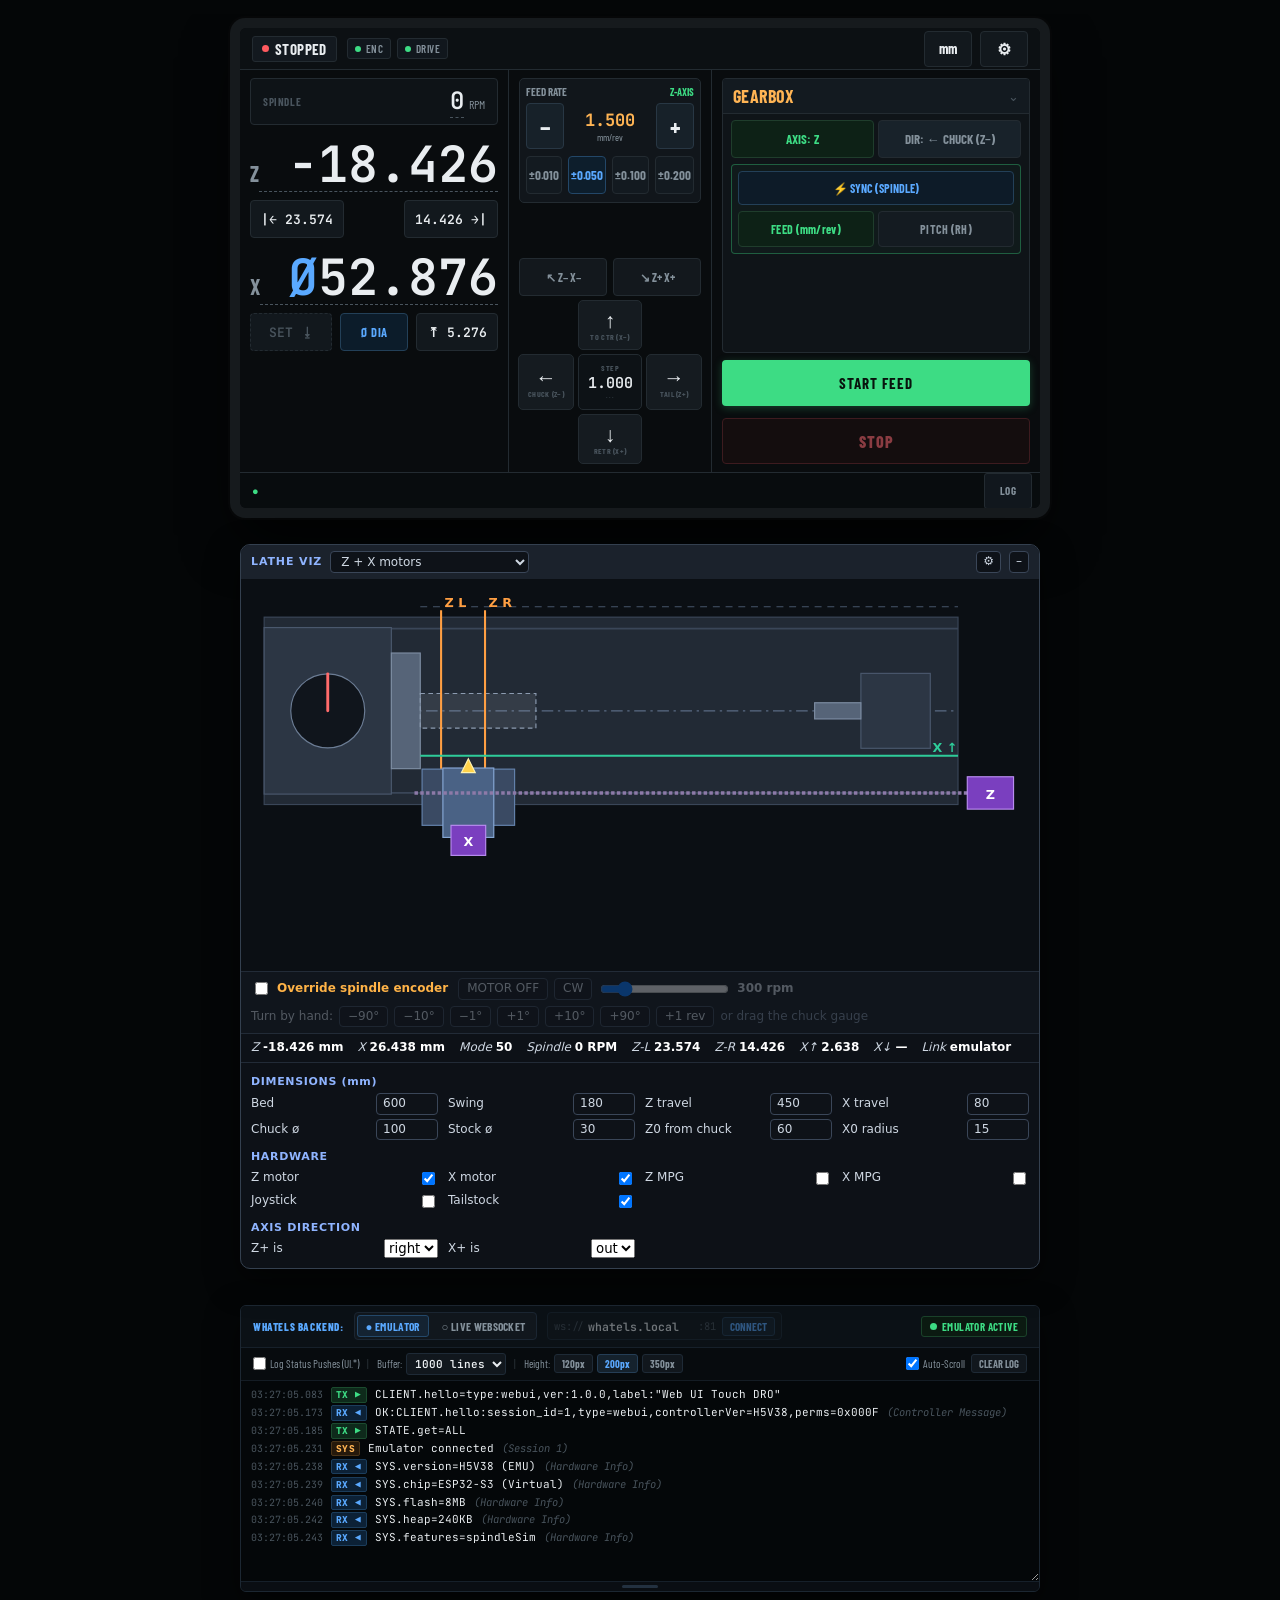
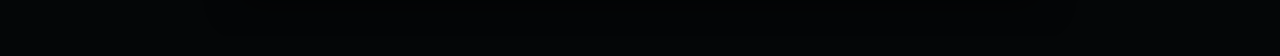
<file: clients/web_ui/lathe_dro_nanoels_controller.html>
<!DOCTYPE html>
<html lang="en">
<head>
<meta charset="UTF-8">
<meta http-equiv="refresh" content="0; url=lathe_dro_whatels_controller.html">
<title>Redirecting to whatELS Controller...</title>
<script>
  window.location.replace('lathe_dro_whatels_controller.html' + window.location.search + window.location.hash);
</script>
</head>
<body style="background:#090d12; color:#cfd9e8; font-family:sans-serif; padding:20px; text-align:center;">
  <p>Redirecting to <a href="lathe_dro_whatels_controller.html" style="color:#3da9fc;">whatELS Controller</a>...</p>
</body>
</html>
</file>
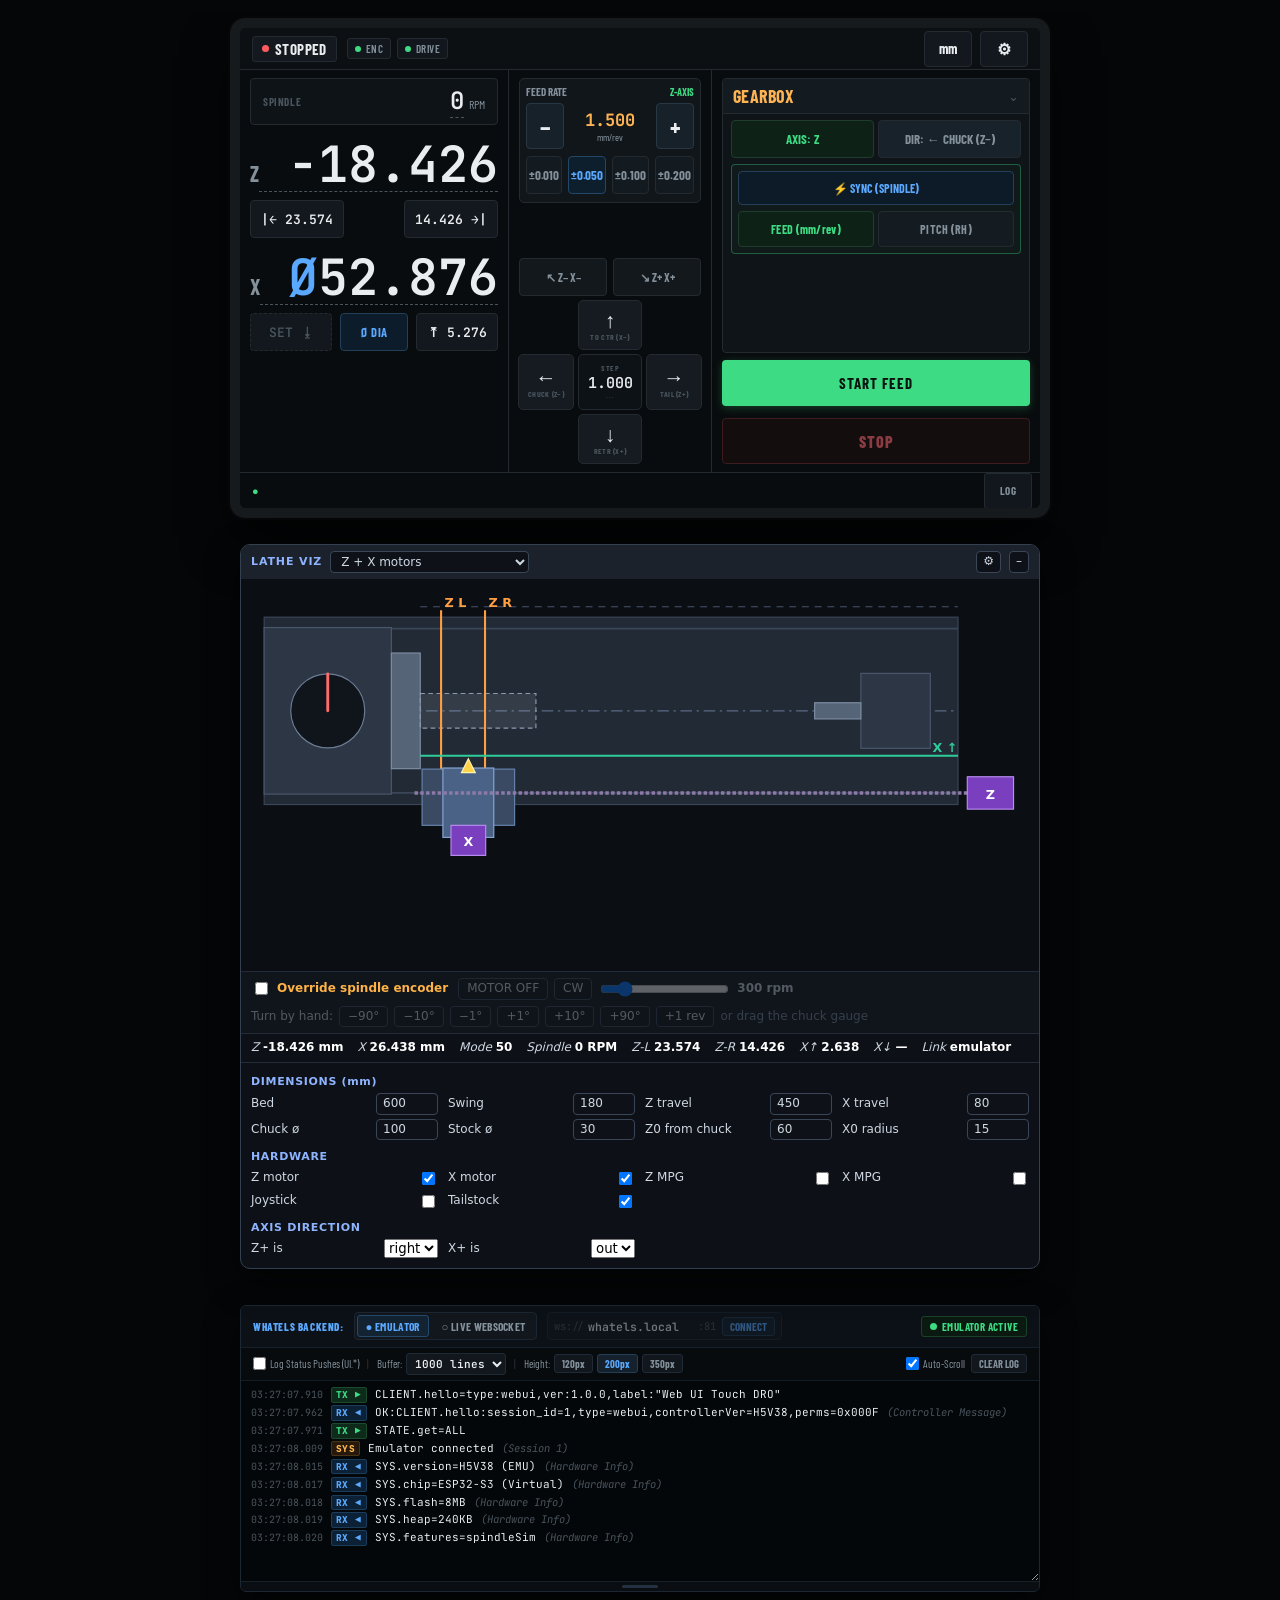
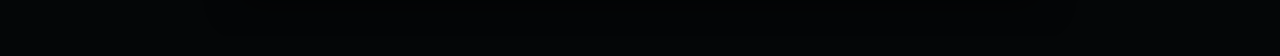
<file: clients/web_ui/lathe_dro_whatels_controller.html>
<!DOCTYPE html>
<html lang="en">
<head>
<meta charset="UTF-8">
<meta name="viewport" content="width=device-width, initial-scale=1.0">
<title>Lathe DRO & whatELS Controller — Prototype v14</title>
<link rel="preconnect" href="https://fonts.googleapis.com">
<link href="https://fonts.googleapis.com/css2?family=Barlow+Condensed:wght@500;600;700&family=JetBrains+Mono:wght@500;600;700&display=swap" rel="stylesheet">
<link rel="stylesheet" href="lathe-controller.css">
</head>
<body>

<div class="device" id="device" x-data :class="{ 'is-running': $store.machine.isOn }">

  <!-- TOP STATUS & TELEMETRY BAR -->
  <div class="topbar">
    <div class="topbar-left">
      <div class="pill" :class="$store.machine.isOn ? 'running' : 'stopped'" id="statusPill">
        <span class="dot"></span><span x-text="$store.machine.isOn ? 'RUNNING' : 'STOPPED'">STOPPED</span>
      </div>
      <div class="hw-strip">
        <span class="hw-pill"><span class="dot"></span>ENC</span>
        <span class="hw-pill"><span class="dot"></span>DRIVE</span>
      </div>
    </div>
    <div class="topbar-right">
      <div class="chip tap" id="unitToggle" x-text="$store.machine.unitStr">mm</div>
      <div class="chip icon tap" id="settingsBtn">⚙</div>
    </div>
  </div>

  <div class="main">

    <div class="col-left-wrap">
      <div class="col-left-body">
        
        <!-- DRO COLUMN: Fixed width, Danish uppercase Ø, no font jump -->
        <div class="col-dro">
          <div class="spindle-card tap" id="spindleBox" title="Tap to cycle: RPM / TURNS / ANGLE (°)">
            <span class="card-title">SPINDLE</span>
            <span><span class="spindle-value mono" id="spindleValue" x-text="$store.machine.spindleDisplay">0</span><span class="spindle-unit" id="spindleUnit" x-text="$store.machine.spindleUnit">RPM</span></span>
          </div>

          <div>
            <div class="axis-head">
              <div class="axis-letter">Z</div>
              <div class="axis-value mono tap" id="zValue" x-text="$store.machine.zDisplay">-18.426</div>
            </div>
            <div class="axis-meta">
              <span class="chip-sm mono tap" id="lim-zMin" data-bound="zLeft" :class="{ 'empty-limit': !$store.machine.zLeftDisplay }" x-text="$store.machine.zLeftDisplay ? ('|← ' + $store.machine.zLeftDisplay) : '|← SET'"></span>
              <span class="chip-sm mono tap" id="lim-zMax" data-bound="zRight" :class="{ 'empty-limit': !$store.machine.zRightDisplay }" x-text="$store.machine.zRightDisplay ? ($store.machine.zRightDisplay + ' →|') : 'SET →|'"></span>
            </div>
          </div>

          <div>
            <div class="axis-head">
              <div class="axis-letter">X</div>
              <div class="axis-value mono tap" id="xValue">
                <span class="dia-glyph dia" id="xDiaGlyph" :class="$store.machine.dia ? 'dia' : 'rad'" x-text="$store.machine.dia ? 'Ø' : 'R'">Ø</span><span id="xValText" x-text="$store.machine.xDisplay">26.438</span>
              </div>
            </div>
            <div class="axis-meta">
              <span class="chip-sm mono tap" id="lim-xMaxDia" data-bound="xRight" :class="{ 'empty-limit': !$store.machine.xDownDisplay }" x-text="$store.machine.xDownDisplay ? ($store.machine.xDownDisplay + ' ⭳') : 'SET ⭳'"></span>
              <span class="chip-sm rep-toggle tap" :class="{ 'is-dia': $store.machine.dia }" id="repBadge" x-text="$store.machine.dia ? 'Ø DIA' : 'R RAD'">Ø DIA</span>
              <span class="chip-sm mono tap" id="lim-xMinDia" data-bound="xLeft" :class="{ 'empty-limit': !$store.machine.xUpDisplay }" x-text="$store.machine.xUpDisplay ? ('⤒ ' + $store.machine.xUpDisplay) : '⤒ SET'"></span>
            </div>
          </div>
        </div>

        <!-- CENTER COLUMN: Mode-Adaptive Deck & Anchored Jog Cluster -->
        <div class="col-jog">
          
          <!-- Adaptive Dynamic Action Deck -->
          <div class="dynamic-deck" id="dynamicDeck">
            <!-- Dynamic elements injected based on state.mode -->
          </div>

          <!-- Jog Cluster Pinned to Bottom -->
          <div class="jog-cluster">
            <div class="chamfer-row">
              <div class="chamfer-btn tap" data-diag="nw">↖ Z− X−</div>
              <div class="chamfer-btn tap" data-diag="se">↘ Z+ X+</div>
            </div>

            <!-- Inverted X arrows: UP = Into Cut / To Center, DOWN = Retract -->
            <div class="dpad">
              <div class="empty"></div>
              <div class="btn up" data-axis="x" data-dir="1"><span class="arrow">↑</span><span class="axis-tag">TO CTR (X−)</span></div>
              <div class="empty"></div>
              <div class="btn left-a" data-axis="z" data-dir="-1"><span class="arrow">←</span><span class="axis-tag">CHUCK (Z−)</span></div>
              <div class="center tap" id="stepMain" title="Tap to cycle, Long-press to edit">
                <span class="step-label">STEP</span>
                <span class="step-value mono" id="stepValue" x-text="$store.machine.stepDisplay">0.010</span>
                <span class="step-hint" style="font-size:8px;color:var(--dimmer);letter-spacing:1px;line-height:1;">···</span>
              </div>
              <div class="btn right-a" data-axis="z" data-dir="1"><span class="arrow">→</span><span class="axis-tag">TAIL (Z+)</span></div>
              <div class="empty"></div>
              <div class="btn down" data-axis="x" data-dir="-1"><span class="arrow">↓</span><span class="axis-tag">RETR (X+)</span></div>
              <div class="empty"></div>
            </div>
          </div>

        </div>

      </div>
    </div>

    <!-- RIGHT COLUMN: Mode Selection & Runstack -->
    <div class="col-info">
      <div class="mode-card">
        <div class="mode-head tap" id="modeHead">
          <span class="name" id="modeName" x-text="$store.machine.modeName + ($store.machine.isOn ? ' 🔒' : '')">GEARBOX</span>
          <span class="chev">⌄</span>
        </div>
        <div class="mode-body" id="modeBody"></div>
      </div>

      <div class="runstack" id="runstackArea">
        <div class="rbtn tap"
             :class="$store.machine.isOn ? 'running' : 'start'"
             id="btnRun">
          <template x-if="$store.machine.isOn">
            <span style="display:inline-block; width:8px; height:8px; border-radius:50%; background:var(--green); margin-right:8px; box-shadow:0 0 6px var(--green);"></span>
          </template>
          <span x-text="$store.machine.isOn ? ($store.machine.modeName === 'GEARBOX' ? 'FEEDING' : 'RUNNING') : ($store.machine.modeName === 'GEARBOX' ? 'START FEED' : 'START CYCLE')">START FEED</span>
        </div>
        <div class="rbtn stop"
             :class="$store.machine.isOn ? 'active tap' : 'idle'"
             id="btnStop">STOP</div>
      </div>
    </div>

  </div>

  <!-- Live Controller Telemetry / Status Deck (Full-width bottom bar) -->
  <div class="status-deck">
    <span class="status-icon">●</span>
    <div class="status-msg-wrap">
      <span class="status-msg mono" id="statusMessage" x-text="$store.machine.statusMsg">READY: GEARBOX SYNCHRONIZED TO SPINDLE</span>
    </div>
    <div class="status-log-btn tap" id="btnOpenLog">LOG</div>
  </div>

  <!-- OVERLAYS & SHEETS -->

  <!-- Axis Coordinate Set Overlay -->
  <div class="overlay" id="axisOverlay">
    <div class="sheet">
      <h3 id="axisOverlayTitle">Z AXIS COORDINATE</h3>
      <div class="big mono" id="axisOverlayValue">-18.426</div>
      <button id="axisZeroBtn">ZERO (0.000)</button>
      <button id="axisSetBtn">SET COORDINATE…</button>
      <button class="cancel" id="axisCancelBtn">CANCEL</button>
    </div>
  </div>

  <!-- Soft Limit Overlay -->
  <div class="overlay" id="limitOverlay">
    <div class="sheet">
      <h3 id="limitOverlayTitle">LIMIT POSITION</h3>
      <div class="big mono" id="limitOverlayValue">—</div>
      <button id="limitSetBtn">SET TO CURRENT POSITION</button>
      <button id="limitManualBtn">SET MANUALLY…</button>
      <button class="danger" id="limitClearBtn">CLEAR LIMIT</button>
      <button class="cancel" id="limitCancelBtn">CANCEL</button>
    </div>
  </div>

  <!-- Mode Selector Overlay -->
  <div class="overlay" id="modeOverlay">
    <div class="sheet" style="width: 350px;">
      <h3>SELECT OPERATING MODE</h3>
      
      <div class="mode-cat-title">CONTINUOUS / GEARED MOTION</div>
      <div class="mode-grid">
        <button data-mode="GEARBOX"><span class="m-icon">⚙</span> GEARBOX</button>
        <button data-mode="JOYSTICK"><span class="m-icon">✛</span> JOYSTICK</button>
      </div>

      <div class="mode-cat-title">MULTI-PASS CNC CYCLES</div>
      <div class="mode-grid">
        <button data-mode="TURNING"><span class="m-icon">⇋</span> TURNING</button>
        <button data-mode="FACING"><span class="m-icon">⥮</span> FACING</button>
        <button data-mode="THREADING" style="grid-column: span 2;"><span class="m-icon">⩚</span> THREADING</button>
      </div>

      <div class="mode-cat-title">CONTOURING & SPECIALTY</div>
      <div class="mode-grid">
        <button data-mode="TAPER"><span class="m-icon">⊿</span> TAPER</button>
        <button data-mode="CUTOFF"><span class="m-icon" style="display:inline-block; transform:rotate(180deg);">⭳</span> CUTOFF</button>
        <button data-mode="SLOTTING"><span class="m-icon">⎍</span> SLOTTING</button>
        <button data-mode="SPHERE"><span class="m-icon">◠</span> HALF-SPHERES</button>
      </div>

      <button class="cancel" id="modeCancel" style="margin-top: 6px;">CANCEL</button>
    </div>
  </div>

  <!-- Settings Overlay -->
  <div class="overlay" id="settingsOverlay">
    <div class="sheet">
      <h3>SYSTEM SETTINGS</h3>
      <p style="font-size:13px;color:var(--dim);line-height:1.4">Backlash Z: 0.04mm, X: 0.02mm<br>Encoder: 2400 PPR Quadrature<br>Leadscrew: 2.000 mm Pitch<br>Controller: whatELS Multi-Axis</p>
      <button id="openDocBtn" style="background:#17222c; border:1px solid #234058; color:var(--blue); margin-bottom:8px;">📖 DESIGN LEDGER & MANUAL</button>
      <button class="cancel" id="settingsClose">CLOSE</button>
    </div>
  </div>

  <!-- Controller Log History Overlay -->
  <div class="overlay" id="logOverlay">
    <div class="sheet" style="width: 360px;">
      <h3>CONTROLLER MESSAGE LOG</h3>
      <div id="logHistoryList" style="max-height: 220px; overflow-y: auto; font-family: 'JetBrains Mono', monospace; font-size: 11px; color: var(--dim); display: flex; flex-direction: column; gap: 6px; margin-bottom: 12px; padding: 8px; background: #0a0d0f; border: 1px solid var(--line); border-radius: 4px;"></div>
      <button class="cancel" id="logCloseBtn">CLOSE</button>
    </div>
  </div>

  <!-- Progressive Thread Configuration Modal -->
  <div class="overlay" id="pitchOverlay">
    <div class="sheet pitch-sheet">
      <!-- Universal Wizard Navigation Header with Integrated Back Button Chip -->
      <div class="wiz-nav">
        <button class="wiz-back-btn" id="btnThreadNavBack" style="display:none;">← BACK</button>
        <div class="wiz-title" id="wizStageTitle">STEP 1: THREAD FAMILY</div>
        <button class="wiz-close-mark" id="btnThreadNavClose" title="Close">✕</button>
      </div>

      <!-- STAGE 1: THREAD FAMILY SELECTION (Concise single row) -->
      <div id="threadStageFamily" class="wiz-stage-body" style="display:flex; flex-direction:column; justify-content:flex-start;">
        <div class="wiz-family-row">
          <button class="wiz-family-btn" data-family="METRIC">METRIC</button>
          <button class="wiz-family-btn" data-family="UN">INCH</button>
          <button class="wiz-family-btn" data-family="NPT">NPT</button>
          <button class="wiz-family-btn" data-family="BSPT">BSPT</button>
          <button class="wiz-family-btn" data-family="FREEFORM">CUSTOM</button>
        </div>
      </div>

      <!-- STAGE 2: DIAMETER / SIZE RANGE SELECTION -->
      <div id="threadStageSize" class="wiz-stage-body" style="display:none; flex-direction:column; gap:6px;">
        <!-- Range Tabs Row -->
        <div class="wiz-range-row" id="wizRangeRow"></div>
        <!-- Size Buttons Grid -->
        <div class="wiz-grid" id="wizSizeGrid"></div>
        <button id="btnSizeMore" class="tap" style="display:none;">+ MORE SIZES</button>
      </div>

      <!-- STAGE 3: PITCH SELECTION -->
      <div id="threadStagePitch" class="wiz-stage-body" style="display:none; flex-direction:column; gap:6px;">
        <div id="wizPitchGrid" class="wiz-pitch-list"></div>
        <div style="display:flex; justify-content:center; width:100%;">
          <button id="btnCustomPitchEntry" style="display:none; height:42px !important; min-height:42px !important; width:auto !important; min-width:200px; padding:0 20px; font-size:13.5px; font-weight:700; background:#141d24; border:1px solid var(--line); border-radius:4px; margin-top:4px; align-items:center; justify-content:center;">CUSTOM PITCH / KEYPAD…</button>
        </div>
      </div>

      <!-- STAGE 4: MACHINING STRATEGY & HANDEDNESS -->
      <div id="threadStageSetup" class="wiz-stage-body" style="display:none; flex-direction:column; gap:8px;">
        <!-- 4 Strategy Chips in Single Row -->
        <div class="thread-cfg-row">
          <div class="toggle-chip tap active" id="btnWizSide">EXTERNAL</div>
          <div class="toggle-chip tap active" id="btnWizHandedness">RIGHT (RH)</div>
          <div class="toggle-chip tap" id="btnWizCutDir">← TO CHUCK</div>
          <div class="toggle-chip tap active" id="btnWizSkimVerify">SKIM PASS</div>
        </div>

        <!-- Parameter Row: THREAD LENGTH & PASSES Stepper -->
        <div style="display:flex; gap:8px; width:100%; box-sizing:border-box;">
          <div id="btnWizLengthBox" class="tap" style="flex:1; display:flex; align-items:center; justify-content:space-between; background:#11181f; border:1px solid var(--line); border-radius:4px; padding:0 12px; height:42px; box-sizing:border-box; cursor:pointer;" title="Tap to enter length">
            <span style="font-size:11.5px; font-weight:800; color:var(--dim); letter-spacing:0.4px;">LENGTH</span>
            <div style="display:flex; align-items:center; gap:6px;">
              <span class="mono" id="wizLengthVal" style="font-size:16px; font-weight:800; color:var(--blue);">20.00</span>
              <span id="wizLengthUnit" style="font-size:11.5px; font-weight:700; color:var(--dim);">mm</span>
              <span style="font-size:10px; padding:2px 5px; background:#182635; border:1px solid #28445e; border-radius:3px; color:var(--blue); font-weight:700;">✎</span>
            </div>
          </div>

          <div id="wizPassesBox" style="flex:1; display:flex; align-items:center; justify-content:space-between; background:#11181f; border:1px solid var(--line); border-radius:4px; padding:0 8px; height:42px; box-sizing:border-box;">
            <span style="font-size:11.5px; font-weight:800; color:var(--dim); letter-spacing:0.4px;">PASSES</span>
            <div style="display:flex; align-items:center; gap:4px;">
              <button class="tap" id="btnWizPassesMinus" style="min-width:48px; height:36px; min-height:36px; padding:0; font-size:16px; font-weight:800; background:#141c22; border:1px solid var(--line); border-radius:3px; color:var(--fg); cursor:pointer;">−</button>
              <span class="mono tap" id="wizPassesVal" style="min-width:76px; text-align:center; font-weight:700; font-size:12px; color:var(--amber); cursor:pointer;" title="Tap to enter passes via numpad">11 (AUTO)</span>
              <button class="tap" id="btnWizPassesPlus" style="min-width:48px; height:36px; min-height:36px; padding:0; font-size:16px; font-weight:800; background:#141c22; border:1px solid var(--line); border-radius:3px; color:var(--fg); cursor:pointer;">+</button>
            </div>
          </div>
        </div>

        <!-- Optional Starts Row for Multi-Start -->
        <div id="wizStartsRow" style="display:none; align-items:center; justify-content:space-between; background:#11181f; border:1px solid var(--line); border-radius:4px; padding:0 10px; height:40px; box-sizing:border-box;">
          <span style="font-size:11.5px; font-weight:800; color:var(--dim); letter-spacing:0.4px;">STARTS</span>
          <div style="display:flex; align-items:center; gap:4px;">
            <button class="tap" id="btnWizStartsMinus" style="min-width:48px; height:36px; min-height:36px; padding:0; font-size:16px; font-weight:800; background:#141c22; border:1px solid var(--line); border-radius:3px; color:var(--fg); cursor:pointer;">−</button>
            <span class="mono tap" id="wizStartsVal" style="min-width:68px; text-align:center; font-weight:700; font-size:12.5px; color:var(--blue); cursor:pointer;" title="Tap to enter via numpad">1 START</span>
            <button class="tap" id="btnWizStartsPlus" style="min-width:48px; height:36px; min-height:36px; padding:0; font-size:16px; font-weight:800; background:#141c22; border:1px solid var(--line); border-radius:3px; color:var(--fg); cursor:pointer;">+</button>
          </div>
        </div>

        <div id="wizSetupAdvisory" style="font-size:11px; color:var(--dimmer); min-height:14px; font-style:italic;"></div>
      </div>

      <!-- ANCHORED BLUEPRINT SUMMARY CARD (Taller with larger, readable typography) -->
      <div class="blueprint-card" id="wizBlueprintCard" style="margin-bottom:0;">
        <div class="bp-header">
          <span class="bp-title-lbl">SPECIFICATION:</span>
          <span class="bp-title-val" id="wbpName">—</span>
        </div>
        <div class="bp-body-grid">
          <div class="bp-cell">
            <span class="bp-lbl">PREP STOCK</span>
            <span class="bp-val" id="wbpStock">—</span>
          </div>
          <div class="bp-cell">
            <span class="bp-lbl">TARGET ROOT</span>
            <span class="bp-val" id="wbpRoot">—</span>
          </div>
          <div class="bp-cell">
            <span class="bp-lbl">INFEED DEPTH</span>
            <span class="bp-val" id="wbpDepth">—</span>
          </div>
          <div class="bp-cell">
            <span class="bp-lbl">FEED DIR</span>
            <span class="bp-val" id="wbpKinematics">—</span>
          </div>
        </div>
      </div>

      <!-- BOTTOM ACTION ROW (Cancel on steps 1-3; full actions on step 4) -->
      <div class="wiz-action-row">
        <button class="cancel" id="btnWizCancel" style="flex:1; min-width:0; padding:9px 0;">CANCEL</button>
        <button id="btnWizPrepareStock" style="display:none; flex:1; min-width:0; background:#1b2838; border:1px solid #2d5580; color:var(--blue); font-weight:800; padding:9px 0;">PREPARE STOCK ➔</button>
        <button id="btnWizApply" style="display:none; flex:1; min-width:0; background:#0e2e1d; border:1px solid #1f5033; color:var(--green); font-weight:800; padding:9px 0;">SAVE &amp; THREAD</button>
      </div>
    </div>
  </div>

  <!-- Dedicated Gearbox Leadscrew Pitch Modal (No Blueprint Panel, Instant 1-Tap) -->
  <div class="overlay" id="gearPitchOverlay">
    <div class="sheet gear-pitch-sheet">
      <div class="wiz-nav" style="border-bottom:1px solid var(--line); padding-bottom:6px; margin-bottom:8px;">
        <div class="wiz-title" style="font-size:14px; letter-spacing:0.5px;">GEARBOX LEADSCREW PITCH</div>
        <button class="wiz-close-mark" id="btnGearPitchClose" title="Close">✕</button>
      </div>

      <!-- Unit Selector & Custom Keypad Trigger Row -->
      <div style="display:flex; align-items:center; gap:8px; margin-bottom:8px;">
        <div style="display:flex; gap:6px; flex-shrink:0;">
          <button class="gear-unit-btn active" id="btnGearUnitMm">METRIC</button>
          <button class="gear-unit-btn" id="btnGearUnitIn">INCH</button>
        </div>
        <button id="btnGearCustomKeypad" class="tap gear-custom-btn">
          <span>CUSTOM PITCH ✎</span>
        </button>
      </div>

      <!-- Range Tabs Row -->
      <div class="gear-range-row" id="gearRangeRow" style="display:flex; gap:6px; margin-bottom:10px;">
        <!-- Injected via JS based on selected unit -->
      </div>

      <!-- Pitch Grid (Instant 1-Tap Selection) -->
      <div class="gear-pitch-grid" id="gearPitchGrid">
        <!-- Injected via JS -->
      </div>
    </div>
  </div>

  <!-- Dedicated Gearbox Taper Modal (Standard Presets & Linked Custom Angle/Ratio Calculator) -->
  <div class="overlay" id="gearTaperOverlay">
    <div class="sheet" id="gearTaperSheet" style="width: 480px; max-width: 95vw; height: 380px; background: #0f141a; border: 1px solid var(--line); border-radius: 8px; padding: 14px; box-sizing: border-box; display: flex; flex-direction: column;">
      <div class="wiz-nav" style="border-bottom:1px solid var(--line); padding-bottom:6px; margin-bottom:10px; flex-shrink:0;">
        <div class="wiz-title" style="font-size:14px; letter-spacing:0.5px; color:var(--amber);">GEARBOX TAPER SELECTION</div>
        <div class="wiz-close-mark tap" id="btnGearTaperClose" title="Close">✕</div>
      </div>

      <!-- Tab Buttons: PRESETS vs CUSTOM CALCULATOR -->
      <div style="display:flex; gap:6px; margin-bottom:12px; flex-shrink:0;">
        <div class="toggle-chip active tap" id="btnTaperTabPresets" style="flex:1; min-height:36px; font-weight:700; font-size:12px; display:flex; align-items:center; justify-content:center;">STANDARD PRESETS</div>
        <div class="toggle-chip tap" id="btnTaperTabCustom" style="flex:1; min-height:36px; font-weight:700; font-size:12px; display:flex; align-items:center; justify-content:center;">CUSTOM</div>
      </div>

      <!-- Presets View (Two-Step Selection: Category Tabs + Spacious Preset Grid) -->
      <div id="taperPresetsView" style="display:flex; flex-direction:column; flex:1; overflow:hidden;">
        <div class="gear-range-row" id="taperCatRow" style="display:flex; gap:6px; margin-bottom:14px; flex-shrink:0;">
          <!-- Category tabs injected via JS as div.tap -->
        </div>
        <div id="gearTaperPresetsGrid" style="display:grid; grid-template-columns: repeat(3, 130px); grid-auto-rows: 44px; align-content: start; justify-content: center; column-gap: 14px; row-gap: 8px; flex:1; overflow-y:auto;">
          <!-- Preset cards injected via JS as div.tap -->
        </div>
      </div>

      <!-- Custom Taper View (Compact, Centered, Proportional to 36px Toggle Chips) -->
      <div id="taperCustomView" style="display:none; flex-direction:column; flex:1; overflow:hidden;">
        <div style="display:flex; flex-direction:column; align-items:center; margin-top:20px;">
          <!-- Primary Input Row with Adjacent Cycle Toggle Chip (Total width 248px, height 36px) -->
          <div style="display:flex; gap:8px; align-items:center; width:248px;">
            <div class="custom-taper-inp-box tap" id="customTaperInpBox" title="Tap to enter value with keypad">
              <span class="custom-taper-prefix mono" id="customTaperPrefix" style="display:none;">1 :</span>
              <input type="text" id="customTaperMainInp" class="mono" readonly placeholder="0.0">
              <span class="custom-taper-unit mono" id="customTaperUnit">°</span>
            </div>
            <!-- Toggle / Cycle Chip: strictly div.tap per design standards -->
            <div class="custom-taper-cycle-btn tap" id="btnCustomTaperCycle" title="Click to cycle format (Angle ➔ Ratio ➔ Decimal)">
              <span id="customTaperCycleLbl" class="mono">ANGLE</span>
              <span style="font-size:13px; opacity:0.8; margin-left:4px;">⟳</span>
            </div>
          </div>

          <!-- Pure Read-Only Informational Companions (Smaller text, clean typography, no input boxes) -->
          <div style="display:flex; justify-content:center; align-items:center; gap:24px; margin-top:22px; width:248px;">
            <div style="display:flex; flex-direction:column; align-items:center; gap:2px; flex:1;">
              <span style="font-size:11px; font-weight:700; color:var(--dim); letter-spacing:0.5px;" id="customTaperComp1Lbl">RATIO</span>
              <span class="mono" style="font-size:14px; font-weight:600; color:var(--fg);" id="customTaperComp1Val">1 : 16.00</span>
            </div>
            <div style="width:1px; height:24px; background:var(--line); flex-shrink:0;"></div>
            <div style="display:flex; flex-direction:column; align-items:center; gap:2px; flex:1;">
              <span style="font-size:11px; font-weight:700; color:var(--dim); letter-spacing:0.5px;" id="customTaperComp2Lbl">DECIMAL</span>
              <span class="mono" style="font-size:14px; font-weight:600; color:var(--fg);" id="customTaperComp2Val">0.06250</span>
            </div>
          </div>
        </div>

        <!-- Apply Button: strictly div.tap, centered and matching 248px width -->
        <div id="btnApplyCustomTaper" class="tap" style="display:flex; align-items:center; justify-content:center; background:#1a2e22; border:1px solid #2e6040; color:var(--green); font-weight:800; font-size:13px; height:38px; min-height:38px; width:248px; margin:auto auto 6px auto; border-radius:4px; cursor:pointer;">✓ APPLY CUSTOM TAPER</div>
      </div>
    </div>
  </div>

  <!-- Skim Pass Verification Modal -->
  <div class="overlay" id="skimVerifyOverlay">
    <div class="sheet skim-sheet">
      <div style="font-size:24px; margin-bottom:4px;">🔍</div>
      <h3>SKIM PASS VERIFICATION</h3>
      <div style="font-size:13.5px; line-height:1.45; color:var(--fg); margin:8px 0 14px; text-align:left; background:#0a0e12; padding:10px; border-radius:4px; border:1px solid var(--line);">
        Tool skimmed workpiece to <b class="mono" id="skimTargetDia" style="color:var(--blue);">Ø 11.88 mm</b>.<br><br>
        Did the tool take a <b style="color:var(--green);">light, continuous cut</b> across the entire thread length?
      </div>
      <div style="display:flex; flex-direction:column; gap:8px;">
        <button id="skimConfirmBtn" style="background:var(--green); color:#08130d; font-weight:800; font-size:14px; padding:12px 0;">✓ YES, CLEAN SURFACE (THREAD)</button>
        <button id="skimAbortBtn" class="danger" style="background:#220c0e; border:1px solid #5a1e24; color:var(--red); padding:10px 0;">✕ NO, CUT AIR / ABORT (CHECK OD)</button>
      </div>
    </div>
  </div>

  <!-- Standard Calculator Keypad with Bottom Control Row -->
  <div class="overlay" id="kpOverlay">
    <div class="sheet kp-sheet">
      <h3 id="kpTitle" style="margin-bottom:8px;">NUMERIC INPUT</h3>
      <input type="text" class="kp-input" id="kpInput" placeholder="0">
      <div class="kp-grid" id="kpGrid"></div>
      <div class="kp-bottom-row">
        <button class="kp-curr-btn tap" id="kpCurrBtn">CURR</button>
        <button class="kp-half-btn tap" id="kpHalfBtn" title="Divide by 2">÷ 2</button>
        <button class="tap" id="kpClearBtn">CLR</button>
        <button class="tap" id="kpBkspBtn">⌫</button>
      </div>
      <div class="kp-actions">
        <button class="cancel" id="kpCancel">CANCEL</button>
        <button id="kpConfirm">SET</button>
      </div>
    </div>
  </div>

  <!-- Design Ledger & System Manual Slide-Over -->
  <div class="overlay" id="docOverlay">
    <div class="doc-sheet">
      <div class="doc-tabs">
        <div class="doc-tab-btn active" id="tabDocDecisions">DESIGN DECISIONS LEDGER</div>
        <div class="doc-tab-btn" id="tabDocManual">OPERATING MANUAL & WORKFLOWS</div>
      </div>
      <div class="doc-content" id="docContent"></div>
      <button class="cancel" id="docClose" style="padding:8px 0;">CLOSE DOCUMENT</button>
    </div>
  </div>

</div>

  <!-- ============================================================
       EXTERNAL DEV & PROTOCOL TELEMETRY CONSOLE (Below .device)
       ============================================================ -->
  <div class="dev-console" id="devConsole">
    <div class="dev-header">
      <div class="dev-header-left">
        <span class="dev-title">whatELS Backend:</span>
        <div class="dev-mode-pills">
          <button type="button" class="dev-pill active" id="btnDevModeEmulator">● EMULATOR</button>
          <button type="button" class="dev-pill" id="btnDevModeLive">○ LIVE WEBSOCKET</button>
        </div>
        <div class="dev-host-wrap" id="devHostWrap">
          <span class="dev-host-proto">ws://</span>
          <input type="text" class="dev-host-input" id="devHostInput" value="whatels.local" placeholder="whatels.local" spellcheck="false">
          <span class="dev-host-port">:81</span>
          <button type="button" class="dev-action-btn" id="btnDevConnect">CONNECT</button>
        </div>
      </div>
      <div class="dev-header-right">
        <span class="dev-status-badge emu" id="devStatusBadge"><span class="dev-dot"></span>EMULATOR READY</span>
      </div>
    </div>
    <div class="dev-sub-bar">
      <div class="dev-sub-bar-left">
        <label class="dev-check-label" title="When unchecked, live 10Hz DRO state frames update the screen silently without flooding the log window">
          <input type="checkbox" id="chkLogStatusPushes"> Log Status Pushes (UI.*)
        </label>
        <span style="color:var(--dimmer); opacity:0.6;">|</span>
        <label style="display:inline-flex; align-items:center; gap:4px; color:var(--dim); font-size:11px;">
          Buffer:
          <select id="devBufferSize" class="dev-select" title="Maximum log lines kept in DOM memory">
            <option value="100">100 lines</option>
            <option value="500">500 lines</option>
            <option value="1000" selected>1000 lines</option>
            <option value="2000">2000 lines</option>
          </select>
        </label>
        <span style="color:var(--dimmer); opacity:0.6;">|</span>
        <div style="display:inline-flex; align-items:center; gap:4px; color:var(--dim); font-size:11px;">
          Height:
          <button type="button" class="dev-tool-btn" data-log-height="120">120px</button>
          <button type="button" class="dev-tool-btn active" data-log-height="200">200px</button>
          <button type="button" class="dev-tool-btn" data-log-height="350">350px</button>
        </div>
      </div>
      <div class="dev-sub-bar-right">
        <button type="button" class="dev-tool-btn" id="btnDevScrollBottom" style="display:none; color:var(--blue); border-color:#204360; background:#0c1e2d;">↓ Bottom</button>
        <label class="dev-check-label" id="lblAutoScroll"><input type="checkbox" id="chkAutoScroll" checked> Auto-Scroll</label>
        <button type="button" class="dev-tool-btn" id="btnDevClearLog">CLEAR LOG</button>
      </div>
    </div>
    <div class="dev-log-window" id="devLogWindow"></div>
    <div class="dev-resize-bar" id="devResizeBar" title="Drag to resize log window height"><span class="dev-resize-indicator"></span></div>
  </div>

<script type="module" src="../sdk/js/transports/client-transport.js"></script>
<script type="module" src="../sdk/js/transports/websocket-transport.js"></script>
<script type="module" src="../sdk/js/transports/emulator-transport.js"></script>
<script type="module" src="../sdk/js/whatels-client.js"></script>
<script defer src="whatels-presets.js"></script>
<script defer src="whatels-formatters.js"></script>
<script defer src="whatels-emulator.js"></script>
<script defer src="whatels-service.js"></script>
<script defer src="whatels-state.js"></script>
<script defer src="alpine.min.js"></script>
<script defer src="lathe-controller.js"></script>
<!-- DEV: lathe visualizer (delete these two lines to remove it; not needed in production web UI) -->
<script defer src="dev/lathe-viz-profiles.js"></script>
<script defer src="dev/lathe-viz.js"></script>
</body>
</html>
</file>
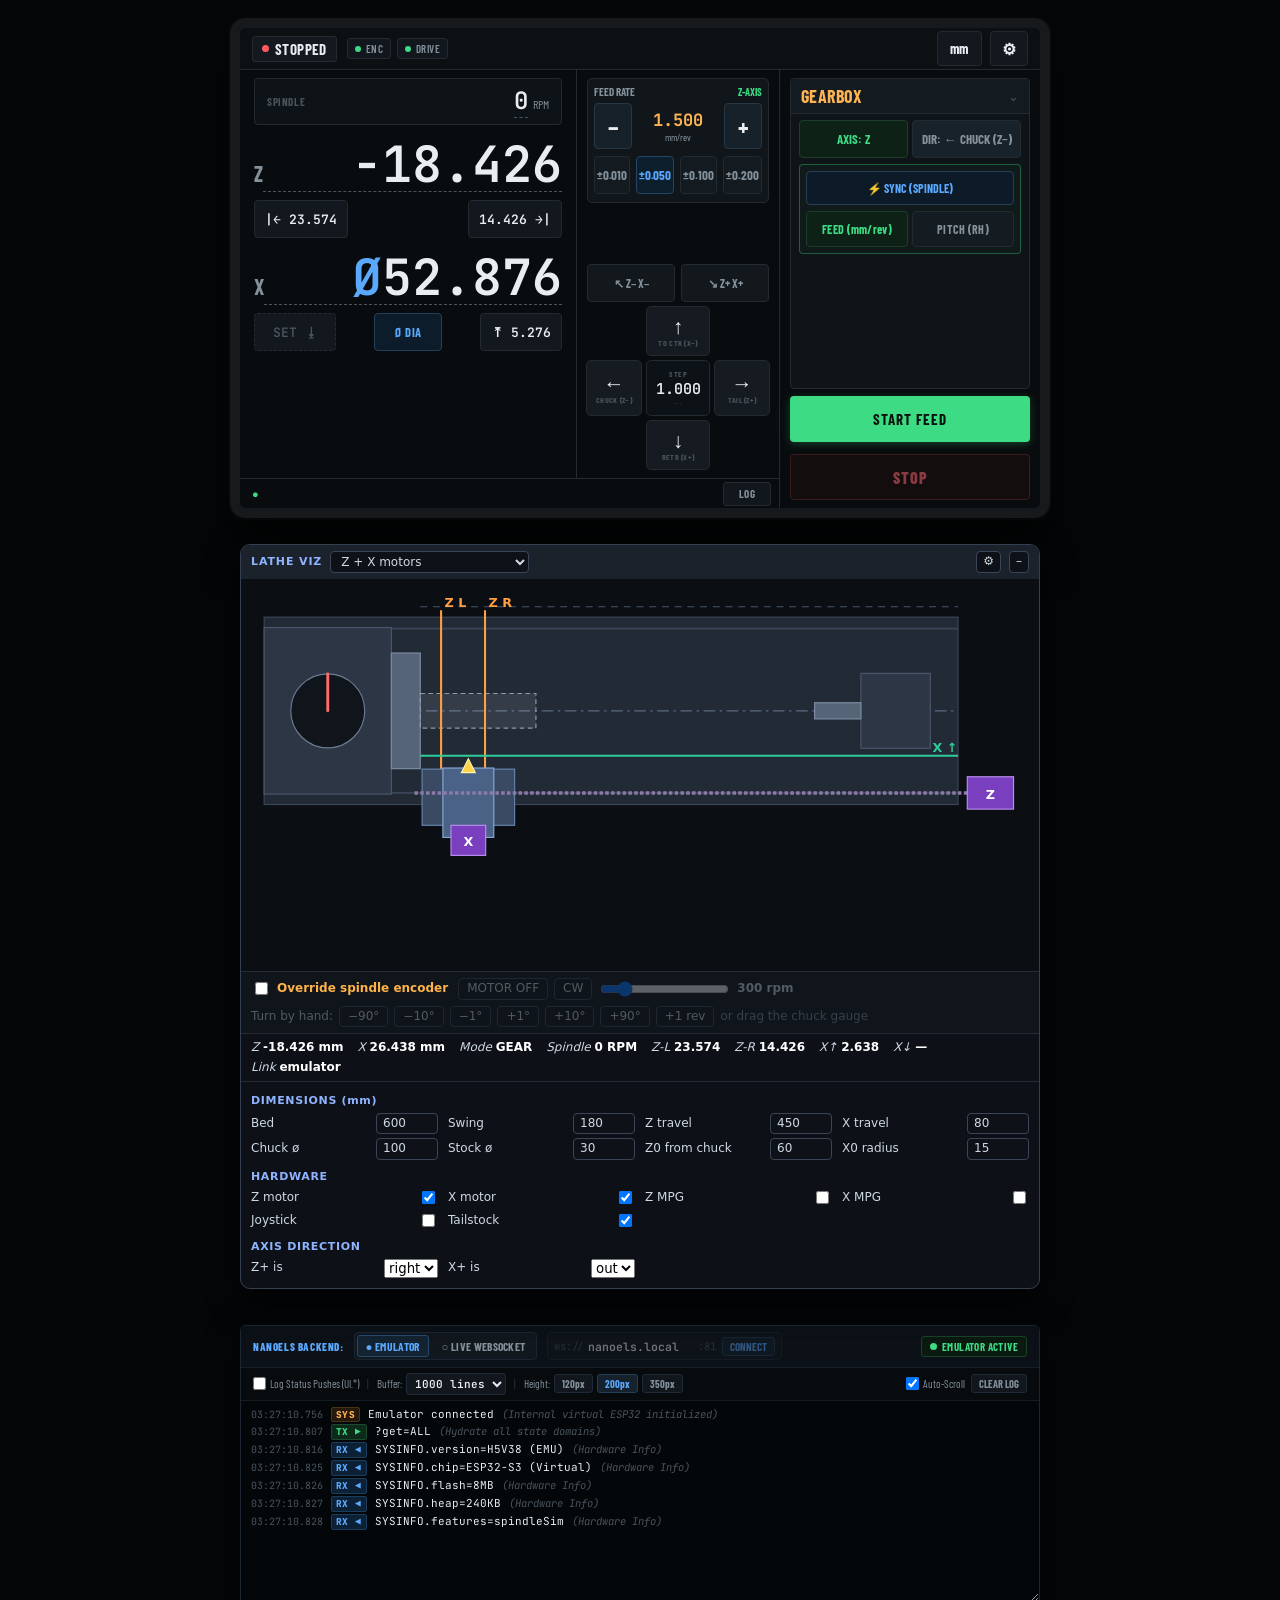
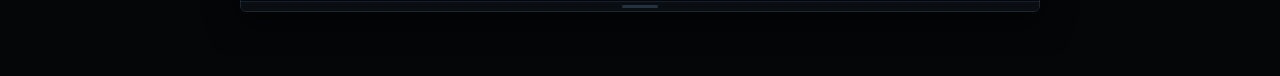
<file: h5/UI_redesign/prototype/lathe_dro_nanoels_controller.html>
<!DOCTYPE html>
<html lang="en">
<head>
<meta charset="UTF-8">
<meta name="viewport" content="width=device-width, initial-scale=1.0">
<title>Lathe DRO & NanoELS H5 Controller — Prototype v14</title>
<link rel="preconnect" href="https://fonts.googleapis.com">
<link href="https://fonts.googleapis.com/css2?family=Barlow+Condensed:wght@500;600;700&family=JetBrains+Mono:wght@500;600;700&display=swap" rel="stylesheet">
<link rel="stylesheet" href="lathe-controller.css">
</head>
<body>

<div class="device" id="device" x-data :class="{ 'is-running': $store.machine.isOn }">

  <!-- TOP STATUS & TELEMETRY BAR -->
  <div class="topbar">
    <div class="topbar-left">
      <div class="pill" :class="$store.machine.isOn ? 'running' : 'stopped'" id="statusPill">
        <span class="dot"></span><span x-text="$store.machine.isOn ? 'RUNNING' : 'STOPPED'">STOPPED</span>
      </div>
      <div class="hw-strip">
        <span class="hw-pill"><span class="dot"></span>ENC</span>
        <span class="hw-pill"><span class="dot"></span>DRIVE</span>
      </div>
    </div>
    <div class="topbar-right">
      <div class="chip tap" id="unitToggle" x-text="$store.machine.unitStr">mm</div>
      <div class="chip icon tap" id="settingsBtn">⚙</div>
    </div>
  </div>

  <div class="main">

    <div class="col-left-wrap">
      <div class="col-left-body">
        
        <!-- DRO COLUMN: Fixed width, Danish uppercase Ø, no font jump -->
        <div class="col-dro">
          <div class="spindle-card tap" id="spindleBox" title="Tap to cycle: RPM / TURNS / ANGLE (°)">
            <span class="card-title">SPINDLE</span>
            <span><span class="spindle-value mono" id="spindleValue" x-text="$store.machine.spindleDisplay">0</span><span class="spindle-unit" id="spindleUnit" x-text="$store.machine.spindleUnit">RPM</span></span>
          </div>

          <div>
            <div class="axis-head">
              <div class="axis-letter">Z</div>
              <div class="axis-value mono tap" id="zValue" x-text="$store.machine.zDisplay">-18.426</div>
            </div>
            <div class="axis-meta">
              <span class="chip-sm mono tap" id="lim-zMin" data-bound="zLeft" :class="{ 'empty-limit': !$store.machine.zLeftDisplay }" x-text="$store.machine.zLeftDisplay ? ('|← ' + $store.machine.zLeftDisplay) : '|← SET'"></span>
              <span class="chip-sm mono tap" id="lim-zMax" data-bound="zRight" :class="{ 'empty-limit': !$store.machine.zRightDisplay }" x-text="$store.machine.zRightDisplay ? ($store.machine.zRightDisplay + ' →|') : 'SET →|'"></span>
            </div>
          </div>

          <div>
            <div class="axis-head">
              <div class="axis-letter">X</div>
              <div class="axis-value mono tap" id="xValue">
                <span class="dia-glyph dia" id="xDiaGlyph" :class="$store.machine.dia ? 'dia' : 'rad'" x-text="$store.machine.dia ? 'Ø' : 'R'">Ø</span><span id="xValText" x-text="$store.machine.xDisplay">26.438</span>
              </div>
            </div>
            <div class="axis-meta">
              <span class="chip-sm mono tap" id="lim-xMaxDia" data-bound="xRight" :class="{ 'empty-limit': !$store.machine.xDownDisplay }" x-text="$store.machine.xDownDisplay ? ($store.machine.xDownDisplay + ' ⭳') : 'SET ⭳'"></span>
              <span class="chip-sm rep-toggle tap" :class="{ 'is-dia': $store.machine.dia }" id="repBadge" x-text="$store.machine.dia ? 'Ø DIA' : 'R RAD'">Ø DIA</span>
              <span class="chip-sm mono tap" id="lim-xMinDia" data-bound="xLeft" :class="{ 'empty-limit': !$store.machine.xUpDisplay }" x-text="$store.machine.xUpDisplay ? ('⤒ ' + $store.machine.xUpDisplay) : '⤒ SET'"></span>
            </div>
          </div>
        </div>

        <!-- CENTER COLUMN: Mode-Adaptive Deck & Anchored Jog Cluster -->
        <div class="col-jog">
          
          <!-- Adaptive Dynamic Action Deck -->
          <div class="dynamic-deck" id="dynamicDeck">
            <!-- Dynamic elements injected based on state.mode -->
          </div>

          <!-- Jog Cluster Pinned to Bottom -->
          <div class="jog-cluster">
            <div class="chamfer-row">
              <div class="chamfer-btn tap" data-diag="nw">↖ Z− X−</div>
              <div class="chamfer-btn tap" data-diag="se">↘ Z+ X+</div>
            </div>

            <!-- Inverted X arrows: UP = Into Cut / To Center, DOWN = Retract -->
            <div class="dpad">
              <div class="empty"></div>
              <div class="btn up" data-axis="x" data-dir="1"><span class="arrow">↑</span><span class="axis-tag">TO CTR (X−)</span></div>
              <div class="empty"></div>
              <div class="btn left-a" data-axis="z" data-dir="-1"><span class="arrow">←</span><span class="axis-tag">CHUCK (Z−)</span></div>
              <div class="center tap" id="stepMain" title="Tap to cycle, Long-press to edit">
                <span class="step-label">STEP</span>
                <span class="step-value mono" id="stepValue" x-text="$store.machine.stepDisplay">0.010</span>
                <span class="step-hint" style="font-size:8px;color:var(--dimmer);letter-spacing:1px;line-height:1;">···</span>
              </div>
              <div class="btn right-a" data-axis="z" data-dir="1"><span class="arrow">→</span><span class="axis-tag">TAIL (Z+)</span></div>
              <div class="empty"></div>
              <div class="btn down" data-axis="x" data-dir="-1"><span class="arrow">↓</span><span class="axis-tag">RETR (X+)</span></div>
              <div class="empty"></div>
            </div>
          </div>

        </div>

      </div>

      <!-- Live Controller Telemetry / Status Deck -->
      <div class="status-deck">
        <span class="status-icon">●</span>
        <div class="status-msg-wrap">
          <span class="status-msg mono" id="statusMessage" x-text="$store.machine.statusMsg">READY: GEARBOX SYNCHRONIZED TO SPINDLE</span>
        </div>
        <div class="status-log-btn tap" id="btnOpenLog">LOG</div>
      </div>
    </div>

    <!-- RIGHT COLUMN: Mode Selection & Runstack -->
    <div class="col-info">
      <div class="mode-card">
        <div class="mode-head tap" id="modeHead">
          <span class="name" id="modeName" x-text="$store.machine.modeName + ($store.machine.isOn ? ' 🔒' : '')">GEARBOX</span>
          <span class="chev">⌄</span>
        </div>
        <div class="mode-body" id="modeBody"></div>
      </div>

      <div class="runstack" id="runstackArea">
        <div class="rbtn tap"
             :class="$store.machine.isOn ? 'running' : 'start'"
             id="btnRun">
          <template x-if="$store.machine.isOn">
            <span style="display:inline-block; width:8px; height:8px; border-radius:50%; background:var(--green); margin-right:8px; box-shadow:0 0 6px var(--green);"></span>
          </template>
          <span x-text="$store.machine.isOn ? ($store.machine.modeName === 'GEARBOX' ? 'FEEDING' : 'RUNNING') : ($store.machine.modeName === 'GEARBOX' ? 'START FEED' : 'START CYCLE')">START FEED</span>
        </div>
        <div class="rbtn stop"
             :class="$store.machine.isOn ? 'active tap' : 'idle'"
             id="btnStop">STOP</div>
      </div>
    </div>

  </div>

  <!-- OVERLAYS & SHEETS -->

  <!-- Axis Coordinate Set Overlay -->
  <div class="overlay" id="axisOverlay">
    <div class="sheet">
      <h3 id="axisOverlayTitle">Z AXIS COORDINATE</h3>
      <div class="big mono" id="axisOverlayValue">-18.426</div>
      <button id="axisZeroBtn">ZERO (0.000)</button>
      <button id="axisSetBtn">SET COORDINATE…</button>
      <button class="cancel" id="axisCancelBtn">CANCEL</button>
    </div>
  </div>

  <!-- Soft Limit Overlay -->
  <div class="overlay" id="limitOverlay">
    <div class="sheet">
      <h3 id="limitOverlayTitle">LIMIT POSITION</h3>
      <div class="big mono" id="limitOverlayValue">—</div>
      <button id="limitSetBtn">SET TO CURRENT POSITION</button>
      <button id="limitManualBtn">SET MANUALLY…</button>
      <button class="danger" id="limitClearBtn">CLEAR LIMIT</button>
      <button class="cancel" id="limitCancelBtn">CANCEL</button>
    </div>
  </div>

  <!-- Mode Selector Overlay -->
  <div class="overlay" id="modeOverlay">
    <div class="sheet" style="width: 350px;">
      <h3>SELECT OPERATING MODE</h3>
      
      <div class="mode-cat-title">CONTINUOUS / GEARED MOTION</div>
      <div class="mode-grid">
        <button data-mode="GEARBOX"><span class="m-icon">⚙</span> GEARBOX</button>
        <button data-mode="JOYSTICK"><span class="m-icon">✛</span> JOYSTICK</button>
      </div>

      <div class="mode-cat-title">MULTI-PASS CNC CYCLES</div>
      <div class="mode-grid">
        <button data-mode="TURNING"><span class="m-icon">⇋</span> TURNING</button>
        <button data-mode="FACING"><span class="m-icon">⥮</span> FACING</button>
        <button data-mode="THREADING" style="grid-column: span 2;"><span class="m-icon">⩚</span> THREADING</button>
      </div>

      <div class="mode-cat-title">CONTOURING & SPECIALTY</div>
      <div class="mode-grid">
        <button data-mode="TAPER"><span class="m-icon">⊿</span> TAPER</button>
        <button data-mode="CUTOFF"><span class="m-icon" style="display:inline-block; transform:rotate(180deg);">⭳</span> CUTOFF</button>
        <button data-mode="SLOTTING"><span class="m-icon">⎍</span> SLOTTING</button>
        <button data-mode="SPHERE"><span class="m-icon">◠</span> HALF-SPHERES</button>
      </div>

      <button class="cancel" id="modeCancel" style="margin-top: 6px;">CANCEL</button>
    </div>
  </div>

  <!-- Settings Overlay -->
  <div class="overlay" id="settingsOverlay">
    <div class="sheet">
      <h3>SYSTEM SETTINGS</h3>
      <p style="font-size:13px;color:var(--dim);line-height:1.4">Backlash Z: 0.04mm, X: 0.02mm<br>Encoder: 2400 PPR Quadrature<br>Leadscrew: 2.000 mm Pitch<br>Controller: NanoELS H5 Multi-Axis</p>
      <button id="openDocBtn" style="background:#17222c; border:1px solid #234058; color:var(--blue); margin-bottom:8px;">📖 DESIGN LEDGER & MANUAL</button>
      <button class="cancel" id="settingsClose">CLOSE</button>
    </div>
  </div>

  <!-- Controller Log History Overlay -->
  <div class="overlay" id="logOverlay">
    <div class="sheet" style="width: 360px;">
      <h3>CONTROLLER MESSAGE LOG</h3>
      <div id="logHistoryList" style="max-height: 220px; overflow-y: auto; font-family: 'JetBrains Mono', monospace; font-size: 11px; color: var(--dim); display: flex; flex-direction: column; gap: 6px; margin-bottom: 12px; padding: 8px; background: #0a0d0f; border: 1px solid var(--line); border-radius: 4px;"></div>
      <button class="cancel" id="logCloseBtn">CLOSE</button>
    </div>
  </div>

  <!-- Progressive Thread Configuration Modal -->
  <div class="overlay" id="pitchOverlay">
    <div class="sheet pitch-sheet">
      <!-- Universal Wizard Navigation Header with Integrated Back Button Chip -->
      <div class="wiz-nav">
        <button class="wiz-back-btn" id="btnThreadNavBack" style="display:none;">← BACK</button>
        <div class="wiz-title" id="wizStageTitle">STEP 1: THREAD FAMILY</div>
        <button class="wiz-close-mark" id="btnThreadNavClose" title="Close">✕</button>
      </div>

      <!-- STAGE 1: THREAD FAMILY SELECTION (Concise single row) -->
      <div id="threadStageFamily" class="wiz-stage-body" style="display:flex; flex-direction:column; justify-content:flex-start;">
        <div class="wiz-family-row">
          <button class="wiz-family-btn" data-family="METRIC">METRIC</button>
          <button class="wiz-family-btn" data-family="UN">INCH</button>
          <button class="wiz-family-btn" data-family="NPT">NPT</button>
          <button class="wiz-family-btn" data-family="BSPT">BSPT</button>
          <button class="wiz-family-btn" data-family="FREEFORM">CUSTOM</button>
        </div>
      </div>

      <!-- STAGE 2: DIAMETER / SIZE RANGE SELECTION -->
      <div id="threadStageSize" class="wiz-stage-body" style="display:none; flex-direction:column; gap:6px;">
        <!-- Range Tabs Row -->
        <div class="wiz-range-row" id="wizRangeRow"></div>
        <!-- Size Buttons Grid -->
        <div class="wiz-grid" id="wizSizeGrid"></div>
        <button id="btnSizeMore" class="tap" style="display:none;">+ MORE SIZES</button>
      </div>

      <!-- STAGE 3: PITCH SELECTION -->
      <div id="threadStagePitch" class="wiz-stage-body" style="display:none; flex-direction:column; gap:6px;">
        <div id="wizPitchGrid" class="wiz-pitch-list"></div>
        <div style="display:flex; justify-content:center; width:100%;">
          <button id="btnCustomPitchEntry" style="display:none; height:42px !important; min-height:42px !important; width:auto !important; min-width:200px; padding:0 20px; font-size:13.5px; font-weight:700; background:#141d24; border:1px solid var(--line); border-radius:4px; margin-top:4px; align-items:center; justify-content:center;">CUSTOM PITCH / KEYPAD…</button>
        </div>
      </div>

      <!-- STAGE 4: MACHINING STRATEGY & HANDEDNESS -->
      <div id="threadStageSetup" class="wiz-stage-body" style="display:none; flex-direction:column; gap:8px;">
        <!-- 4 Strategy Chips in Single Row -->
        <div class="thread-cfg-row">
          <div class="toggle-chip tap active" id="btnWizSide">EXTERNAL</div>
          <div class="toggle-chip tap active" id="btnWizHandedness">RIGHT (RH)</div>
          <div class="toggle-chip tap" id="btnWizCutDir">← TO CHUCK</div>
          <div class="toggle-chip tap active" id="btnWizSkimVerify">SKIM PASS</div>
        </div>

        <!-- Parameter Row: THREAD LENGTH & PASSES Stepper -->
        <div style="display:flex; gap:8px; width:100%; box-sizing:border-box;">
          <div id="btnWizLengthBox" class="tap" style="flex:1; display:flex; align-items:center; justify-content:space-between; background:#11181f; border:1px solid var(--line); border-radius:4px; padding:0 12px; height:42px; box-sizing:border-box; cursor:pointer;" title="Tap to enter length">
            <span style="font-size:11.5px; font-weight:800; color:var(--dim); letter-spacing:0.4px;">LENGTH</span>
            <div style="display:flex; align-items:center; gap:6px;">
              <span class="mono" id="wizLengthVal" style="font-size:16px; font-weight:800; color:var(--blue);">20.00</span>
              <span id="wizLengthUnit" style="font-size:11.5px; font-weight:700; color:var(--dim);">mm</span>
              <span style="font-size:10px; padding:2px 5px; background:#182635; border:1px solid #28445e; border-radius:3px; color:var(--blue); font-weight:700;">✎</span>
            </div>
          </div>

          <div id="wizPassesBox" style="flex:1; display:flex; align-items:center; justify-content:space-between; background:#11181f; border:1px solid var(--line); border-radius:4px; padding:0 8px; height:42px; box-sizing:border-box;">
            <span style="font-size:11.5px; font-weight:800; color:var(--dim); letter-spacing:0.4px;">PASSES</span>
            <div style="display:flex; align-items:center; gap:4px;">
              <button class="tap" id="btnWizPassesMinus" style="width:28px; height:28px; min-height:28px; padding:0; font-size:16px; font-weight:800; background:#141c22; border:1px solid var(--line); border-radius:3px; color:var(--fg); cursor:pointer;">−</button>
              <span class="mono tap" id="wizPassesVal" style="min-width:76px; text-align:center; font-weight:700; font-size:12px; color:var(--amber); cursor:pointer;" title="Tap to enter passes via numpad">11 (AUTO)</span>
              <button class="tap" id="btnWizPassesPlus" style="width:28px; height:28px; min-height:28px; padding:0; font-size:16px; font-weight:800; background:#141c22; border:1px solid var(--line); border-radius:3px; color:var(--fg); cursor:pointer;">+</button>
            </div>
          </div>
        </div>

        <!-- Optional Starts Row for Multi-Start -->
        <div id="wizStartsRow" style="display:none; align-items:center; justify-content:space-between; background:#11181f; border:1px solid var(--line); border-radius:4px; padding:0 10px; height:38px; box-sizing:border-box;">
          <span style="font-size:11.5px; font-weight:800; color:var(--dim); letter-spacing:0.4px;">STARTS</span>
          <div style="display:flex; align-items:center; gap:4px;">
            <button class="tap" id="btnWizStartsMinus" style="width:28px; height:28px; min-height:28px; padding:0; font-size:16px; font-weight:800; background:#141c22; border:1px solid var(--line); border-radius:3px; color:var(--fg); cursor:pointer;">−</button>
            <span class="mono tap" id="wizStartsVal" style="min-width:68px; text-align:center; font-weight:700; font-size:12.5px; color:var(--blue); cursor:pointer;" title="Tap to enter via numpad">1 START</span>
            <button class="tap" id="btnWizStartsPlus" style="width:28px; height:28px; min-height:28px; padding:0; font-size:16px; font-weight:800; background:#141c22; border:1px solid var(--line); border-radius:3px; color:var(--fg); cursor:pointer;">+</button>
          </div>
        </div>

        <div id="wizSetupAdvisory" style="font-size:11px; color:var(--dimmer); min-height:14px; font-style:italic;"></div>
      </div>

      <!-- ANCHORED BLUEPRINT SUMMARY CARD (Taller with larger, readable typography) -->
      <div class="blueprint-card" id="wizBlueprintCard" style="margin-bottom:0;">
        <div class="bp-header">
          <span class="bp-title-lbl">SPECIFICATION:</span>
          <span class="bp-title-val" id="wbpName">—</span>
        </div>
        <div class="bp-body-grid">
          <div class="bp-cell">
            <span class="bp-lbl">PREP STOCK</span>
            <span class="bp-val" id="wbpStock">—</span>
          </div>
          <div class="bp-cell">
            <span class="bp-lbl">TARGET ROOT</span>
            <span class="bp-val" id="wbpRoot">—</span>
          </div>
          <div class="bp-cell">
            <span class="bp-lbl">INFEED DEPTH</span>
            <span class="bp-val" id="wbpDepth">—</span>
          </div>
          <div class="bp-cell">
            <span class="bp-lbl">FEED DIR</span>
            <span class="bp-val" id="wbpKinematics">—</span>
          </div>
        </div>
      </div>

      <!-- BOTTOM ACTION ROW (Cancel on steps 1-3; full actions on step 4) -->
      <div class="wiz-action-row">
        <button class="cancel" id="btnWizCancel" style="flex:1; min-width:0; padding:9px 0;">CANCEL</button>
        <button id="btnWizPrepareStock" style="display:none; flex:1; min-width:0; background:#1b2838; border:1px solid #2d5580; color:var(--blue); font-weight:800; padding:9px 0;">PREPARE STOCK ➔</button>
        <button id="btnWizApply" style="display:none; flex:1; min-width:0; background:#0e2e1d; border:1px solid #1f5033; color:var(--green); font-weight:800; padding:9px 0;">SAVE &amp; THREAD</button>
      </div>
    </div>
  </div>

  <!-- Dedicated Gearbox Leadscrew Pitch Modal (No Blueprint Panel, Instant 1-Tap) -->
  <div class="overlay" id="gearPitchOverlay">
    <div class="sheet gear-pitch-sheet">
      <div class="wiz-nav" style="border-bottom:1px solid var(--line); padding-bottom:6px; margin-bottom:8px;">
        <div class="wiz-title" style="font-size:14px; letter-spacing:0.5px;">GEARBOX LEADSCREW PITCH</div>
        <button class="wiz-close-mark" id="btnGearPitchClose" title="Close">✕</button>
      </div>

      <!-- Unit Selector & Custom Keypad Trigger Row -->
      <div style="display:flex; align-items:center; gap:8px; margin-bottom:8px;">
        <div style="display:flex; gap:6px; flex-shrink:0;">
          <button class="gear-unit-btn active" id="btnGearUnitMm">METRIC</button>
          <button class="gear-unit-btn" id="btnGearUnitIn">INCH</button>
        </div>
        <button id="btnGearCustomKeypad" class="tap gear-custom-btn">
          <span>CUSTOM PITCH ✎</span>
        </button>
      </div>

      <!-- Range Tabs Row -->
      <div class="gear-range-row" id="gearRangeRow" style="display:flex; gap:6px; margin-bottom:10px;">
        <!-- Injected via JS based on selected unit -->
      </div>

      <!-- Pitch Grid (Instant 1-Tap Selection) -->
      <div class="gear-pitch-grid" id="gearPitchGrid">
        <!-- Injected via JS -->
      </div>
    </div>
  </div>

  <!-- Dedicated Gearbox Taper Modal (Standard Presets & Linked Custom Angle/Ratio Calculator) -->
  <div class="overlay" id="gearTaperOverlay">
    <div class="sheet" id="gearTaperSheet" style="width: 480px; max-width: 95vw; height: 380px; background: #0f141a; border: 1px solid var(--line); border-radius: 8px; padding: 14px; box-sizing: border-box; display: flex; flex-direction: column;">
      <div class="wiz-nav" style="border-bottom:1px solid var(--line); padding-bottom:6px; margin-bottom:10px; flex-shrink:0;">
        <div class="wiz-title" style="font-size:14px; letter-spacing:0.5px; color:var(--amber);">GEARBOX TAPER SELECTION</div>
        <div class="wiz-close-mark tap" id="btnGearTaperClose" title="Close">✕</div>
      </div>

      <!-- Tab Buttons: PRESETS vs CUSTOM CALCULATOR -->
      <div style="display:flex; gap:6px; margin-bottom:12px; flex-shrink:0;">
        <div class="toggle-chip active tap" id="btnTaperTabPresets" style="flex:1; min-height:36px; font-weight:700; font-size:12px; display:flex; align-items:center; justify-content:center;">STANDARD PRESETS</div>
        <div class="toggle-chip tap" id="btnTaperTabCustom" style="flex:1; min-height:36px; font-weight:700; font-size:12px; display:flex; align-items:center; justify-content:center;">CUSTOM</div>
      </div>

      <!-- Presets View (Two-Step Selection: Category Tabs + Spacious Preset Grid) -->
      <div id="taperPresetsView" style="display:flex; flex-direction:column; flex:1; overflow:hidden;">
        <div class="gear-range-row" id="taperCatRow" style="display:flex; gap:6px; margin-bottom:14px; flex-shrink:0;">
          <!-- Category tabs injected via JS as div.tap -->
        </div>
        <div id="gearTaperPresetsGrid" style="display:grid; grid-template-columns: repeat(3, 130px); grid-auto-rows: 44px; align-content: start; justify-content: center; column-gap: 14px; row-gap: 8px; flex:1; overflow-y:auto;">
          <!-- Preset cards injected via JS as div.tap -->
        </div>
      </div>

      <!-- Custom Taper View (Compact, Centered, Proportional to 36px Toggle Chips) -->
      <div id="taperCustomView" style="display:none; flex-direction:column; flex:1; overflow:hidden;">
        <div style="display:flex; flex-direction:column; align-items:center; margin-top:20px;">
          <!-- Primary Input Row with Adjacent Cycle Toggle Chip (Total width 248px, height 36px) -->
          <div style="display:flex; gap:8px; align-items:center; width:248px;">
            <div class="custom-taper-inp-box tap" id="customTaperInpBox" title="Tap to enter value with keypad">
              <span class="custom-taper-prefix mono" id="customTaperPrefix" style="display:none;">1 :</span>
              <input type="text" id="customTaperMainInp" class="mono" readonly placeholder="0.0">
              <span class="custom-taper-unit mono" id="customTaperUnit">°</span>
            </div>
            <!-- Toggle / Cycle Chip: strictly div.tap per design standards -->
            <div class="custom-taper-cycle-btn tap" id="btnCustomTaperCycle" title="Click to cycle format (Angle ➔ Ratio ➔ Decimal)">
              <span id="customTaperCycleLbl" class="mono">ANGLE</span>
              <span style="font-size:13px; opacity:0.8; margin-left:4px;">⟳</span>
            </div>
          </div>

          <!-- Pure Read-Only Informational Companions (Smaller text, clean typography, no input boxes) -->
          <div style="display:flex; justify-content:center; align-items:center; gap:24px; margin-top:22px; width:248px;">
            <div style="display:flex; flex-direction:column; align-items:center; gap:2px; flex:1;">
              <span style="font-size:11px; font-weight:700; color:var(--dim); letter-spacing:0.5px;" id="customTaperComp1Lbl">RATIO</span>
              <span class="mono" style="font-size:14px; font-weight:600; color:var(--fg);" id="customTaperComp1Val">1 : 16.00</span>
            </div>
            <div style="width:1px; height:24px; background:var(--line); flex-shrink:0;"></div>
            <div style="display:flex; flex-direction:column; align-items:center; gap:2px; flex:1;">
              <span style="font-size:11px; font-weight:700; color:var(--dim); letter-spacing:0.5px;" id="customTaperComp2Lbl">DECIMAL</span>
              <span class="mono" style="font-size:14px; font-weight:600; color:var(--fg);" id="customTaperComp2Val">0.06250</span>
            </div>
          </div>
        </div>

        <!-- Apply Button: strictly div.tap, centered and matching 248px width -->
        <div id="btnApplyCustomTaper" class="tap" style="display:flex; align-items:center; justify-content:center; background:#1a2e22; border:1px solid #2e6040; color:var(--green); font-weight:800; font-size:13px; height:38px; min-height:38px; width:248px; margin:auto auto 6px auto; border-radius:4px; cursor:pointer;">✓ APPLY CUSTOM TAPER</div>
      </div>
    </div>
  </div>

  <!-- Skim Pass Verification Modal -->
  <div class="overlay" id="skimVerifyOverlay">
    <div class="sheet skim-sheet">
      <div style="font-size:24px; margin-bottom:4px;">🔍</div>
      <h3>SKIM PASS VERIFICATION</h3>
      <div style="font-size:13.5px; line-height:1.45; color:var(--fg); margin:8px 0 14px; text-align:left; background:#0a0e12; padding:10px; border-radius:4px; border:1px solid var(--line);">
        Tool skimmed workpiece to <b class="mono" id="skimTargetDia" style="color:var(--blue);">Ø 11.88 mm</b>.<br><br>
        Did the tool take a <b style="color:var(--green);">light, continuous cut</b> across the entire thread length?
      </div>
      <div style="display:flex; flex-direction:column; gap:8px;">
        <button id="skimConfirmBtn" style="background:var(--green); color:#08130d; font-weight:800; font-size:14px; padding:12px 0;">✓ YES, CLEAN SURFACE (THREAD)</button>
        <button id="skimAbortBtn" class="danger" style="background:#220c0e; border:1px solid #5a1e24; color:var(--red); padding:10px 0;">✕ NO, CUT AIR / ABORT (CHECK OD)</button>
      </div>
    </div>
  </div>

  <!-- Standard Calculator Keypad with Bottom Control Row -->
  <div class="overlay" id="kpOverlay">
    <div class="sheet kp-sheet">
      <h3 id="kpTitle" style="margin-bottom:8px;">NUMERIC INPUT</h3>
      <input type="text" class="kp-input" id="kpInput" placeholder="0">
      <div class="kp-grid" id="kpGrid"></div>
      <div class="kp-bottom-row">
        <button class="kp-curr-btn tap" id="kpCurrBtn">CURR</button>
        <button class="kp-half-btn tap" id="kpHalfBtn" title="Divide by 2">÷ 2</button>
        <button class="tap" id="kpClearBtn">CLR</button>
        <button class="tap" id="kpBkspBtn">⌫</button>
      </div>
      <div class="kp-actions">
        <button class="cancel" id="kpCancel">CANCEL</button>
        <button id="kpConfirm">SET</button>
      </div>
    </div>
  </div>

  <!-- Design Ledger & System Manual Slide-Over -->
  <div class="overlay" id="docOverlay">
    <div class="doc-sheet">
      <div class="doc-tabs">
        <div class="doc-tab-btn active" id="tabDocDecisions">DESIGN DECISIONS LEDGER</div>
        <div class="doc-tab-btn" id="tabDocManual">OPERATING MANUAL & WORKFLOWS</div>
      </div>
      <div class="doc-content" id="docContent"></div>
      <button class="cancel" id="docClose" style="padding:8px 0;">CLOSE DOCUMENT</button>
    </div>
  </div>

</div>

  <!-- ============================================================
       EXTERNAL DEV & PROTOCOL TELEMETRY CONSOLE (Below .device)
       ============================================================ -->
  <div class="dev-console" id="devConsole">
    <div class="dev-header">
      <div class="dev-header-left">
        <span class="dev-title">NanoELS Backend:</span>
        <div class="dev-mode-pills">
          <button type="button" class="dev-pill active" id="btnDevModeEmulator">● EMULATOR</button>
          <button type="button" class="dev-pill" id="btnDevModeLive">○ LIVE WEBSOCKET</button>
        </div>
        <div class="dev-host-wrap" id="devHostWrap">
          <span class="dev-host-proto">ws://</span>
          <input type="text" class="dev-host-input" id="devHostInput" value="nanoels.local" placeholder="nanoels.local" spellcheck="false">
          <span class="dev-host-port">:81</span>
          <button type="button" class="dev-action-btn" id="btnDevConnect">CONNECT</button>
        </div>
      </div>
      <div class="dev-header-right">
        <span class="dev-status-badge emu" id="devStatusBadge"><span class="dev-dot"></span>EMULATOR READY</span>
      </div>
    </div>
    <div class="dev-sub-bar">
      <div class="dev-sub-bar-left">
        <label class="dev-check-label" title="When unchecked, live 10Hz DRO state frames update the screen silently without flooding the log window">
          <input type="checkbox" id="chkLogStatusPushes"> Log Status Pushes (UI.*)
        </label>
        <span style="color:var(--dimmer); opacity:0.6;">|</span>
        <label style="display:inline-flex; align-items:center; gap:4px; color:var(--dim); font-size:11px;">
          Buffer:
          <select id="devBufferSize" class="dev-select" title="Maximum log lines kept in DOM memory">
            <option value="100">100 lines</option>
            <option value="500">500 lines</option>
            <option value="1000" selected>1000 lines</option>
            <option value="2000">2000 lines</option>
          </select>
        </label>
        <span style="color:var(--dimmer); opacity:0.6;">|</span>
        <div style="display:inline-flex; align-items:center; gap:4px; color:var(--dim); font-size:11px;">
          Height:
          <button type="button" class="dev-tool-btn" data-log-height="120">120px</button>
          <button type="button" class="dev-tool-btn active" data-log-height="200">200px</button>
          <button type="button" class="dev-tool-btn" data-log-height="350">350px</button>
        </div>
      </div>
      <div class="dev-sub-bar-right">
        <button type="button" class="dev-tool-btn" id="btnDevScrollBottom" style="display:none; color:var(--blue); border-color:#204360; background:#0c1e2d;">↓ Bottom</button>
        <label class="dev-check-label" id="lblAutoScroll"><input type="checkbox" id="chkAutoScroll" checked> Auto-Scroll</label>
        <button type="button" class="dev-tool-btn" id="btnDevClearLog">CLEAR LOG</button>
      </div>
    </div>
    <div class="dev-log-window" id="devLogWindow"></div>
    <div class="dev-resize-bar" id="devResizeBar" title="Drag to resize log window height"><span class="dev-resize-indicator"></span></div>
  </div>

<script src="nanoels-presets.js"></script>
<script src="nanoels-formatters.js"></script>
<script src="nanoels-emulator.js"></script>
<script src="nanoels-service.js"></script>
<script src="nanoels-state.js"></script>
<script defer src="alpine.min.js"></script>
<script defer src="lathe-controller.js"></script>
<!-- DEV: lathe visualizer (delete these two lines to remove it; not needed in production web UI) -->
<script defer src="dev/lathe-viz-profiles.js"></script>
<script defer src="dev/lathe-viz.js"></script>
</body>
</html>
</file>
<file: clients/web_ui/lathe-controller.css>
[x-cloak] { display: none !important; }
  :root {
    --bg: #090c0e;
    --panel: #0f1418;
    --panel-sub: #141b21;
    --line: #232b31;
    --fg: #e9edf0;
    --dim: #84919b;
    --dimmer: #49545d;
    --amber: #ffb454;
    --green: #3ddc84;
    --red: #ff5a5f;
    --blue: #5aa9ff;
    --blue-bg: #0c1c2a;
    --green-bg: #0d2116;
  }
  * { box-sizing: border-box; -webkit-tap-highlight-color: transparent; user-select: none; }
  button, input, select, textarea { font-family: inherit; }
  html, body {
    margin: 0; padding: 14px 0 20px 0; background: #040607; color: var(--fg);
    font-family: 'Barlow Condensed', 'Arial Narrow', sans-serif;
    min-height: 100vh; width: 100vw; display: flex; flex-direction: column; align-items: center; justify-content: flex-start;
    gap: 14px;
    overflow-x: hidden;
    overflow-y: auto;
  }
  .mono { font-family: 'JetBrains Mono', 'Consolas', monospace; font-variant-numeric: tabular-nums; }

  /* 800x480 Hardware Frame Container */
  .device {
    position: relative; width: 800px; height: 480px; flex: 0 0 auto;
    background: var(--bg); border-radius: 6px; overflow: hidden;
    box-shadow: 0 0 0 10px #161a1d, 0 0 0 12px #060708, 0 28px 56px rgba(0,0,0,.7);
  }
  @media (max-width: 820px), (max-height: 500px) {
    .device {
      box-shadow: none; border-radius: 0;
      width: 100vw; height: 100vh;
      max-width: 800px; max-height: 480px;
    }
  }

  /* TOP BAR: Machine Status, Diagnostic indicators & Global toggles */
  .topbar {
    height: 42px; display: flex; align-items: center; justify-content: space-between;
    padding: 0 12px; border-bottom: 1px solid var(--line); background: #0c1013;
  }
  .topbar-left { display: flex; align-items: center; gap: 10px; }
  .pill {
    display: flex; align-items: center; gap: 6px; font-size: 15px; font-weight: 700;
    letter-spacing: .4px; color: var(--fg); padding: 3px 9px; border-radius: 3px;
    background: #13191f; border: 1px solid var(--line);
  }
  .pill .dot { width: 7px; height: 7px; border-radius: 50%; background: var(--dimmer); }
  .pill.running .dot { background: var(--green); }
  .pill.stopped .dot { background: var(--red); }
  .pill.paused .dot { background: var(--amber); }

  .hw-strip { display: flex; align-items: center; gap: 6px; }
  .hw-pill {
    font-size: 11px; letter-spacing: .4px; color: var(--dim); border: 1px solid var(--line);
    background: #11171d; border-radius: 3px; padding: 3px 7px; display: flex; align-items: center; gap: 5px; font-weight: 600;
  }
  .hw-pill .dot { width: 6px; height: 6px; border-radius: 50%; background: var(--green); }

  .topbar-right { display: flex; align-items: center; gap: 8px; }
  .chip {
    border: 1px solid var(--line); background: #12181d; border-radius: 4px; padding: 4px 12px;
    font-size: 14px; letter-spacing: .3px; color: var(--fg); display: inline-flex; align-items: center;
    justify-content: center; gap: 5px; min-height: 36px; min-width: 48px; font-weight: 700;
  }
  .chip.icon { padding: 4px 11px; font-size: 16px; min-width: 48px; }
  .chip-doc { color: var(--blue); border-color: #213c52; background: var(--blue-bg); font-weight: 700; }
  .tap { cursor: pointer; }
  .tap:active { opacity: .7; }

  /* MAIN WORKSPACE LAYOUT (480px total height - 42px topbar - 36px statusbar) */
  .main { display: flex; height: calc(480px - 42px - 36px); }
  .col-left-wrap { width: 472px; display: flex; flex-direction: column; border-right: 1px solid var(--line); }
  .col-left-body { display: flex; flex: 1; min-height: 0; }

  /* DRO COLUMN: Static 50px font, non-shifting tabular width */
  .col-dro {
    width: 270px; padding: 8px 10px; display: flex; flex-direction: column;
    justify-content: flex-start; gap: 14px; border-right: 1px solid var(--line);
  }
  .axis-head { display: flex; align-items: baseline; justify-content: space-between; width: 100%; }
  .axis-letter { font-size: 22px; color: var(--dim); font-weight: 700; flex: 0 0 auto; }
  .axis-value {
    font-size: 50px; line-height: 1; font-weight: 600; letter-spacing: 0px;
    border-bottom: 1px dashed var(--dimmer); padding-bottom: 2px; white-space: nowrap; flex: 1; text-align: right;
  }
  .dia-glyph.dia { color: var(--blue); }
  .dia-glyph.rad { color: var(--amber); }

  .axis-meta { display: flex; align-items: center; justify-content: space-between; margin-top: 8px; }
  .chip-sm {
    border: 1px solid var(--line); background: #12181d; border-radius: 4px; padding: 6px 10px;
    font-size: 13px; color: var(--fg); min-height: 38px; display: inline-flex; align-items: center; justify-content: center;
    min-width: 82px; font-weight: 600; gap: 4px;
  }
  .chip-sm.rep-toggle { min-width: 68px; font-weight: 700; letter-spacing: .4px; font-size: 12.5px; }
  .chip-sm.rep-toggle.is-dia { color: var(--blue); border-color: #234058; background: var(--blue-bg); }
  .chip-sm.rep-toggle.is-rad { color: var(--amber); border-color: #583e1c; background: #26190b; }
  .chip-sm.empty-limit { color: var(--dimmer); border-style: dashed; }
  .chip-sm.at-limit {
    color: var(--amber); border-color: #583e1c; background: #26190b;
    box-shadow: 0 0 6px rgba(255, 180, 84, 0.25);
  }
  .lim-icon {
    display: inline-flex; align-items: center; justify-content: center;
    color: var(--dim); flex-shrink: 0;
  }
  .chip-sm.at-limit .lim-icon { color: var(--amber); }

  /* CENTER COLUMN: Mode-Adaptive Dynamic Action Deck + Jog Cluster */
  .col-jog {
    width: 202px; padding: 8px 10px; display: flex; flex-direction: column;
    justify-content: space-between; gap: 6px;
  }
  .dynamic-deck {
    background: #11161b; border: 1px solid var(--line); border-radius: 5px;
    padding: 6px; display: flex; flex-direction: column; gap: 5px; min-height: 84px;
  }
  .deck-selectors { display: flex; gap: 4px; }
  .deck-toggle-btn {
    flex: 1 1 0; min-width: 0; background: #18222a; border: 1px solid var(--line); border-radius: 4px;
    padding: 6px 0; font-size: 13px; font-weight: 700; color: var(--dim); text-align: center;
    min-height: 38px; display: flex; align-items: center; justify-content: center;
  }
  .deck-toggle-btn.on { background: #0d1b28; border-color: #234058; color: var(--blue); }
  .deck-toggle-btn.axis-on { background: var(--green-bg); border-color: #1f3d2c; color: var(--green); }
  .deck-toggle-btn.axis-z-on { background: var(--green-bg); border-color: #1f3d2c; color: var(--green); }
  .deck-toggle-btn.axis-x-on { background: var(--blue-bg); border-color: #234058; color: var(--blue); }
  .deck-toggle-btn.axis-zx-on { background: #26190b; border-color: #583e1c; color: var(--amber); }

  .deck-controls { display: flex; align-items: center; justify-content: space-between; gap: 5px; }
  .deck-nudge {
    flex: 1; height: 46px; background: #172129; border: 1px solid #283744; border-radius: 4px;
    display: flex; align-items: center; justify-content: center; font-size: 24px; color: var(--fg); font-weight: 700;
  }
  .deck-nudge:active { background: #283a49; }
  .deck-nudge.disabled { opacity: 0.35; pointer-events: none; }
  .deck-readout { display: flex; flex-direction: column; align-items: center; justify-content: center; min-width: 82px; }
  .deck-val { font-size: 17px; font-weight: 700; color: var(--amber); }
  .deck-unit { font-size: 10px; color: var(--dim); }
  .deck-pass-badge {
    background: #1b2630; border: 1px solid #293845; color: var(--green);
    font-size: 12px; font-weight: 700; padding: 3px 6px; border-radius: 3px; text-align: center;
  }

  /* Jog Cluster (pinned low) */
  .jog-cluster { display: flex; flex-direction: column; gap: 4px; margin-top: auto; }
  .chamfer-row { display: flex; justify-content: space-between; gap: 6px; }
  .chamfer-btn {
    flex: 1; background: #13181d; border: 1px solid var(--line); border-radius: 4px;
    padding: 6px 0; min-height: 38px; display: flex; align-items: center; justify-content: center; gap: 4px;
    font-size: 12px; color: var(--dim); font-weight: 700;
  }
  .chamfer-btn:active, .chamfer-btn.pressed { background: #23313d; color: var(--fg); border-color: #344654; }

  /* Inverted X Arrows: UP = INTO CUT / TO CENTER, DOWN = RETRACT */
  .dpad {
    display: grid; grid-template-columns: 56px 64px 56px; grid-template-rows: 50px 56px 50px;
    gap: 4px; justify-content: center;
  }
  .dpad .empty { background: transparent; }
  .dpad .btn {
    background: #151b20; border: 1px solid var(--line); border-radius: 5px;
    display: flex; flex-direction: column; align-items: center; justify-content: center; color: var(--fg);
  }
  .dpad .btn .arrow { font-size: 21px; line-height: 1; }
  .dpad .btn .axis-tag { font-size: 8px; color: var(--dimmer); letter-spacing: .3px; margin-top: 2px; font-weight: 700; }
  .dpad .btn.pressed { background: #243038; border-color: #33424c; }
  .dpad .btn.limit-blocked, .chamfer-btn.limit-blocked {
    background: #240e11 !important; border-color: #6a1c26 !important; color: #ff5a5f !important; cursor: not-allowed;
  }
  .dpad .btn.limit-blocked .arrow { color: #ff5a5f !important; }
  .dpad .btn.limit-blocked .axis-tag { color: #ff858a !important; font-weight: 700; }

  .dpad .center {
    grid-column: 2; grid-row: 2; background: #0d1216; border: 1px solid var(--line);
    border-radius: 5px; display: flex; flex-direction: column; align-items: center; justify-content: center;
  }
  .dpad .center .step-label { font-size: 8px; color: var(--dimmer); letter-spacing: .5px; font-weight: 700; }
  .dpad .center .step-value { font-size: 15px; font-weight: 600; }
  .up { grid-column: 2; grid-row: 1; } .down { grid-column: 2; grid-row: 3; }
  .left-a { grid-column: 1; grid-row: 2; } .right-a { grid-column: 3; grid-row: 2; }

  /* Live Controller Telemetry Bar */
  .status-deck {
    height: 36px; border-top: 1px solid var(--line); background: #080c0e; display: flex; align-items: center;
    padding: 0 8px 0 12px; gap: 8px; font-size: 11px; color: var(--dim); font-weight: 600; letter-spacing: .3px;
    position: relative; overflow: hidden;
  }
  .status-icon { color: var(--green); font-size: 11px; flex: 0 0 auto; }
  .status-msg-wrap { flex: 1; min-width: 0; overflow: hidden; white-space: nowrap; text-overflow: ellipsis; }
  .status-msg { display: inline; }
  .status-log-btn {
    border: 1px solid var(--line); background: #11171d; border-radius: 3px; padding: 4px 10px;
    font-size: 11px; font-weight: 700; color: var(--dim); flex: 0 0 auto; cursor: pointer;
    min-height: 36px; min-width: 48px; display: inline-flex; align-items: center; justify-content: center;
  }
  .status-log-btn:active { color: var(--fg); background: #1b242e; }

  /* RIGHT COLUMN: Mode Config, Spindle and Action Deck */
  .col-info { flex: 1; min-width: 260px; padding: 8px 10px; display: flex; flex-direction: column; gap: 7px; }
  .spindle-card {
    border: 1px solid var(--line); border-radius: 4px; padding: 6px 12px; min-height: 42px;
    display: flex; align-items: center; justify-content: space-between; background: #0e1317;
  }
  .card-title { font-size: 11px; letter-spacing: .6px; color: var(--dimmer); font-weight: 700; }
  .spindle-value {
    font-size: 24px; font-weight: 600; border-bottom: 1px dashed var(--dimmer);
    display: inline-block; padding-bottom: 1px;
  }
  .spindle-unit { font-size: 12px; color: var(--dim); margin-left: 5px; }

  .mode-card {
    border: 1px solid var(--line); border-radius: 4px; overflow: hidden;
    background: #0f1418; flex: 1; display: flex; flex-direction: column;
  }
  .mode-head {
    display: flex; align-items: center; justify-content: space-between; padding: 6px 10px;
    border-bottom: 1px solid var(--line); background: #131a20;
  }
  .mode-head.locked { opacity: .55; cursor: not-allowed; }
  .mode-head .name { font-size: 18px; font-weight: 700; color: var(--amber); letter-spacing: .4px; }
  .mode-head .chev { color: var(--dimmer); font-size: 13px; }
  .mode-body { padding: 6px 8px; flex: 1; display: flex; flex-direction: column; justify-content: flex-start; gap: 6px; }

  /* Gearbox Feeds with Fixed Widths & Inactive Dimming */
  .feed-block { padding: 5px 8px; border-radius: 3px; border: 1px solid transparent; transition: all .15s; }
  .feed-block.active-axis-row { background: #111921; border-color: #1e3140; }
  .feed-block.dimmed-axis-row { opacity: .45; }
  .feed-row-top {
    display: flex; justify-content: space-between; align-items: center;
    font-size: 11px; color: var(--dimmer); letter-spacing: .5px; margin-bottom: 2px; font-weight: 700;
  }
  .feed-row-bottom { display: flex; align-items: center; gap: 6px; }
  .feed-val-box { text-align: left; display: inline-block; }
  .feed-unit-box { font-size: 11px; color: var(--dim); display: inline-block; }
  .dir-chip-fixed {
    width: 86px; min-height: 38px; text-align: center; font-size: 12px; font-weight: 700; color: var(--dim);
    border: 1px solid var(--line); border-radius: 4px; padding: 4px 0; background: #12181d;
    display: inline-flex; align-items: center; justify-content: center;
  }
  .dir-chip-fixed.editable { color: var(--fg); cursor: pointer; }
  .axis-tag-badge { font-size: 10px; padding: 1px 6px; border-radius: 3px; font-weight: 700; border: 1px solid var(--line); color: var(--dimmer); }
  .axis-tag-badge.active { color: var(--green); border-color: #1f3d2c; background: var(--green-bg); }

  /* Dynamic Deck Feed Step Chips (Glove-Friendly Touch Targets) */
  .deck-step-row { display: flex; align-items: center; justify-content: center; gap: 6px; margin: 2px 0; }
  .deck-step-chip {
    flex: 1; background: #131a20; border: 1px solid var(--line); border-radius: 4px;
    min-height: 38px; padding: 4px 2px; font-size: 13px; font-weight: 700; color: var(--dim); text-align: center;
    cursor: pointer; display: flex; align-items: center; justify-content: center;
  }
  .deck-step-chip.active { background: #0d1e2c; border-color: #234768; color: var(--blue); }
  .deck-step-chip:active { filter: brightness(1.25); }

  /* Threading Mode Action Bar */
  .thread-action-bar { display: flex; gap: 6px; width: 100%; margin-bottom: 4px; }
  .thread-act-btn {
    flex: 1; min-height: 36px; border-radius: 4px; font-family: inherit; font-size: 12.5px;
    font-weight: 700; letter-spacing: 0.3px; display: flex; align-items: center; justify-content: center;
    gap: 5px; cursor: pointer; transition: all 0.15s; user-select: none;
  }
  .thread-act-btn.new { background: #112519; border: 1px solid #1f4a2d; color: var(--green); }
  .thread-act-btn.new:active { background: #183824; }
  .thread-act-btn.edit { background: #122130; border: 1px solid #1f3b54; color: var(--blue); }
  .thread-act-btn.edit:active { background: #193147; }
  .thread-act-btn.disabled { opacity: 0.35; cursor: not-allowed; pointer-events: none; }

  /* Threading Cycle Monitor (Center Deck) */
  .deck-thread-mon { display: flex; flex-direction: column; gap: 4px; width: 100%; }
  .deck-thread-mon .mon-head {
    display: flex; justify-content: space-between; align-items: center; border-bottom: 1px solid #1a252f; padding-bottom: 3px;
  }
  .deck-thread-mon .mon-title { font-size: 11px; font-weight: 800; color: var(--dim); letter-spacing: 0.5px; }
  .deck-thread-mon .mon-status-pill { font-size: 10px; font-weight: 800; padding: 2px 7px; border-radius: 3px; }
  .deck-thread-mon .mon-status-pill.ready { background: rgba(255, 180, 84, 0.12); border: 1px solid rgba(255, 180, 84, 0.3); color: var(--amber); }
  .deck-thread-mon .mon-status-pill.active { background: rgba(61, 220, 132, 0.15); border: 1px solid rgba(61, 220, 132, 0.4); color: var(--green); }
  .deck-thread-mon .mon-row { display: flex; justify-content: space-between; align-items: center; font-size: 11.5px; color: var(--dim); }
  .deck-thread-mon .mon-row b { color: var(--fg); font-weight: 700; }
  .thread-phase-strip { display: flex; gap: 3px; width: 100%; margin: 2px 0; }
  .thread-phase-strip .phase-chip {
    flex: 1; text-align: center; font-size: 9.5px; font-weight: 700; padding: 3px 0;
    background: #0f161c; border: 1px solid #1c2730; border-radius: 2px; color: var(--dimmer);
  }
  .thread-phase-strip .phase-chip.active { background: #0d2719; border-color: #235836; color: var(--green); font-weight: 800; }
  .thread-phase-strip .phase-chip.done { background: #111a22; color: var(--dim); }
  .thread-mini-bar { width: 100%; height: 4px; background: #141c22; border-radius: 2px; overflow: hidden; margin-top: 1px; }
  .thread-mini-bar .fill { height: 100%; background: var(--green); transition: width 0.15s; }

  /* Mode Properties Table */
  .kv {
    display: flex; justify-content: space-between; align-items: center; font-size: 13px;
    padding: 3px 0; color: var(--dim); gap: 6px; min-height: 36px;
  }
  .kv b { color: var(--fg); font-weight: 600; font-size: 14px; }
  .kv b.editable { border-bottom: 1px dashed var(--dimmer); cursor: pointer; }
  .toggle-chip {
    font-size: 12px; font-weight: 700; min-height: 38px; padding: 6px 12px; border-radius: 4px; border: 1px solid var(--line);
    background: #141b21; color: var(--dim); cursor: pointer; display: inline-flex; align-items: center; justify-content: center;
    letter-spacing: .3px;
  }
  .toggle-chip.active { color: var(--green); border-color: #1f3d2c; background: var(--green-bg); }
  .inline-dir-chip {
    font-size: 12px; font-weight: 700; padding: 4px 10px; min-height: 36px; border-radius: 4px;
    border: 1px solid #234058; background: var(--blue-bg); color: var(--blue);
    cursor: pointer; white-space: nowrap; user-select: none; letter-spacing: .3px;
    display: inline-flex; align-items: center; justify-content: center;
  }
  .inline-dir-chip.dir-z { border-color: #1f4a2d; background: #0d2116; color: var(--green); }
  .inline-dir-chip.dir-x { border-color: #234058; background: var(--blue-bg); color: var(--blue); }
  .inline-dir-chip.dir-zx { border-color: #583e1c; background: #26190b; color: var(--amber); }
  .inline-dir-chip:active { filter: brightness(1.25); }

  /* Bracket group for coupled inputs (e.g. Max DOC & Passes) */
  .kv-bracket-group {
    position: relative;
    display: flex;
    flex-direction: column;
    gap: 6px;
    padding-right: 14px;
  }
  .kv-bracket-group::after {
    content: '';
    position: absolute;
    right: 2px;
    top: 17px;
    bottom: 17px;
    width: 8px;
    border-top: 1.5px solid var(--dimmer);
    border-right: 1.5px solid var(--dimmer);
    border-bottom: 1.5px solid var(--dimmer);
    border-top-right-radius: 3px;
    border-bottom-right-radius: 3px;
    pointer-events: none;
  }

  /* Custom Taper Redesign: Single Authoritative Input + Format Cycle Toggle */
  .custom-taper-inp-box {
    width: 140px;
    height: 36px;
    display: flex;
    align-items: center;
    background: #141c24;
    border: 1px solid #283744;
    border-radius: 4px;
    padding: 0 10px;
    box-sizing: border-box;
    cursor: pointer;
    transition: border-color 0.15s ease;
  }
  .custom-taper-inp-box:hover, .custom-taper-inp-box:focus-within {
    border-color: #4a6885;
    background: #16202a;
  }
  .custom-taper-inp-box input {
    flex: 1;
    height: 100%;
    width: 100%;
    min-width: 0;
    background: transparent;
    border: none;
    font-family: 'JetBrains Mono', monospace;
    font-size: 15px;
    font-weight: 700;
    color: var(--fg);
    outline: none;
    padding: 0;
    margin: 0;
    cursor: pointer;
  }
  .custom-taper-inp-box input::-webkit-outer-spin-button,
  .custom-taper-inp-box input::-webkit-inner-spin-button {
    -webkit-appearance: none;
    margin: 0;
  }
  .custom-taper-prefix {
    font-size: 14px;
    font-weight: 700;
    color: var(--dim);
    margin-right: 6px;
    user-select: none;
    line-height: 1;
  }
  .custom-taper-unit {
    font-size: 15px;
    font-weight: 700;
    color: var(--dim);
    margin-left: auto;
    padding-left: 4px;
    user-select: none;
    line-height: 1;
  }
  .custom-taper-cycle-btn {
    height: 36px;
    width: 100px;
    min-width: 100px;
    padding: 0 8px;
    background: #151e27;
    border: 1px solid #2c3f52;
    border-radius: 4px;
    display: inline-flex;
    align-items: center;
    justify-content: center;
    box-sizing: border-box;
    cursor: pointer;
    user-select: none;
    color: var(--fg);
    font-size: 12px;
    font-weight: 700;
    letter-spacing: 0.4px;
    transition: all 0.15s ease;
  }
  .custom-taper-cycle-btn:hover {
    background: #1c2834;
    border-color: #3d5872;
  }

  /* Dedicated Gearbox Taper Preset Cards */
  .taper-preset-btn {
    height: 44px !important;
    min-height: 44px !important;
    width: 130px !important;
    padding: 4px 8px !important;
    background: #11181e !important;
    border: 1px solid var(--line) !important;
    border-radius: 4px !important;
    display: flex !important;
    flex-direction: column !important;
    justify-content: center !important;
    align-items: flex-start !important;
    text-align: left !important;
    cursor: pointer !important;
    box-sizing: border-box !important;
    transition: all 0.12s ease !important;
  }
  .taper-preset-btn:hover {
    border-color: #2c4257 !important;
    background: #162028 !important;
  }
  .taper-preset-btn.active {
    background: #102419 !important;
    border-color: #2e6040 !important;
  }
  .tpb-name {
    font-family: 'JetBrains Mono', monospace !important;
    font-size: 11.5px !important;
    font-weight: 800 !important;
    color: var(--fg) !important;
    letter-spacing: 0.2px !important;
    line-height: 1.2 !important;
    white-space: nowrap !important;
    overflow: hidden !important;
    text-overflow: ellipsis !important;
    width: 100% !important;
  }
  .taper-preset-btn.active .tpb-name {
    color: var(--green) !important;
  }
  .tpb-spec {
    font-family: 'JetBrains Mono', monospace !important;
    font-size: 9.5px !important;
    font-weight: 600 !important;
    color: var(--dim) !important;
    line-height: 1.2 !important;
    margin-top: 2px !important;
    white-space: nowrap !important;
    overflow: hidden !important;
    text-overflow: ellipsis !important;
    width: 100% !important;
  }

  /* Universal Runstack: 12px safety gap, static STOP positioning */
  .runstack { display: flex; flex-direction: column; gap: 12px; margin-top: auto; }
  .rbtn {
    border-radius: 4px; display: flex; align-items: center; justify-content: center;
    font-weight: 700; font-size: 15px; letter-spacing: 1px; height: 46px; user-select: none;
  }
  .rbtn.start { background: var(--green); color: #08130d; box-shadow: 0 2px 8px rgba(61,220,132,0.25); }
  .rbtn.running { background: #132a1c; border: 1px solid #1f5033; color: var(--green); box-shadow: 0 0 10px rgba(61,220,132,0.15); }
  .rbtn.stop { font-size: 16px; font-weight: 800; }
  .rbtn.stop.idle {
    background: #140d0e; border: 1px solid #3d1b1f; color: #8a3c42; cursor: default;
  }
  .rbtn.stop.active {
    background: var(--red); color: #2a0506; box-shadow: 0 0 14px rgba(255,90,95,0.45); cursor: pointer;
  }
  .rbtn:active { filter: brightness(.85); }

  /* Running Safety Lockout: Visual indications of non-interactive state */
  .device.is-running .axis-value.tap { cursor: default; border-bottom-color: transparent; }
  .device.is-running .chip-sm[data-bound].tap { cursor: default; opacity: 0.65; }
  .device.is-running #settingsBtn.tap,
  .device.is-running #unitToggle.tap { opacity: 0.45; cursor: not-allowed; }
  .device.is-running #stepMain { cursor: default; }

  /* OVERLAYS & SHEETS */
  .overlay {
    position: absolute; inset: 0; background: rgba(3,5,6,.82); display: none;
    align-items: center; justify-content: center; z-index: 99;
  }
  .overlay.show { display: flex; }
  .sheet {
    width: 320px; background: #12181d; border: 1px solid #26313a; border-radius: 6px; padding: 16px;
  }
  .sheet h3 { margin: 0 0 10px; font-size: 14px; letter-spacing: .6px; color: var(--dimmer); font-weight: 700; }
  .sheet .big { font-size: 28px; font-weight: 600; margin-bottom: 12px; text-align: center; }
  .sheet button {
    display: block; width: 100%; padding: 10px 0; margin-bottom: 7px; background: #192229;
    border: 1px solid var(--line); color: var(--fg); font-size: 14px; border-radius: 4px;
    font-family: 'Barlow Condensed', sans-serif; letter-spacing: .5px; font-weight: 700;
  }
  .sheet button.cancel { color: var(--dim); background: transparent; margin-bottom: 0; }
  .sheet button.danger { color: var(--red); }
  .sheet button:active { opacity: .7; }

  .mode-cat-title { font-size: 10px; font-weight: 700; color: var(--dimmer); letter-spacing: .6px; margin: 7px 0 3px; text-transform: uppercase; }
  .mode-grid { display: grid; grid-template-columns: 1fr 1fr; gap: 5px; margin-bottom: 4px; }
  .mode-grid button { margin: 0; padding: 8px 4px; font-size: 13px; display: flex; align-items: center; justify-content: center; gap: 6px; }
  .mode-grid button .m-icon { font-size: 14px; opacity: .85; }

  /* Keypad (Standard Calculator Layout + Bottom Control Row) */
  .kp-sheet { width: 260px; }
  .kp-input {
    width: 100%; font-family: 'JetBrains Mono', monospace; font-size: 24px; text-align: right;
    padding: 6px 8px; border: 1px solid var(--line); border-radius: 4px; margin-bottom: 8px; background: #0a0d0f; color: var(--fg); outline: none;
  }
  .kp-grid { display: grid; grid-template-columns: repeat(3,1fr); gap: 5px; margin-bottom: 7px; }
  .kp-grid button { margin: 0; padding: 9px 0; font-family: 'JetBrains Mono', monospace; font-size: 16px; }
  .kp-bottom-row { display: grid; grid-template-columns: 1.1fr 1fr 1fr 1fr; gap: 5px; margin-bottom: 8px; }
  .kp-bottom-row button { margin: 0; padding: 8px 0; font-size: 12px; font-weight: 700; }
  .kp-bottom-row .kp-curr-btn { color: var(--blue); }
  .kp-bottom-row .kp-curr-btn.hide { visibility: hidden; }
  .kp-bottom-row .kp-half-btn { color: var(--amber); }
  .kp-bottom-row .kp-half-btn.hide { visibility: hidden; }
  .kp-actions { display: flex; gap: 6px; }
  .kp-actions button { flex: 1; margin: 0; }

  /* Progressive Thread Configuration Modal */
  .pitch-sheet {
    width: 560px;
    max-height: 462px;
    padding: 8px 14px 8px;
    display: flex;
    flex-direction: column;
    gap: 6px;
    position: relative;
    box-sizing: border-box;
  }
  .wiz-nav {
    position: relative;
    display: flex;
    align-items: center;
    justify-content: flex-start;
    gap: 8px;
    border-bottom: 1px solid var(--line);
    padding: 0 32px 3px 0;
    margin-bottom: 0px;
    min-height: 35px;
    box-sizing: border-box;
  }
  .wiz-title {
    font-size: 15px;
    font-weight: 800;
    color: var(--fg);
    letter-spacing: 0.6px;
    text-transform: uppercase;
    white-space: nowrap;
    overflow: hidden;
    text-overflow: ellipsis;
  }
  .sheet button.wiz-close-mark,
  .wiz-close-mark {
    position: absolute !important;
    top: -2px !important;
    right: -2px !important;
    width: 28px !important;
    height: 28px !important;
    display: inline-flex !important;
    align-items: center !important;
    justify-content: center !important;
    background: transparent !important;
    border: none !important;
    color: var(--dim) !important;
    font-size: 20px !important;
    font-family: -apple-system, BlinkMacSystemFont, "Segoe UI", Roboto, sans-serif !important;
    font-weight: 300 !important;
    line-height: 1 !important;
    cursor: pointer !important;
    padding: 0 !important;
    margin: 0 !important;
    transition: color 0.15s ease;
    z-index: 20;
  }
  .sheet button.wiz-close-mark:hover,
  .wiz-close-mark:hover {
    color: #fff !important;
  }
  .sheet button.wiz-back-btn,
  .wiz-back-btn {
    display: inline-flex !important;
    align-items: center !important;
    justify-content: center !important;
    width: auto !important;
    min-height: 32px !important;
    min-width: 72px !important;
    margin: 0 !important;
    padding: 4px 12px !important;
    font-size: 12px !important;
    font-weight: 700 !important;
    background: #151f28 !important;
    border: 1px solid #283a4c !important;
    color: #9cb1c9 !important;
    border-radius: 4px !important;
    cursor: pointer;
    gap: 4px;
    letter-spacing: 0.3px !important;
    transition: all 0.15s ease;
    box-sizing: border-box !important;
    flex-shrink: 0 !important;
  }
  .sheet button.wiz-back-btn:hover,
  .wiz-back-btn:hover {
    color: #fff !important;
    border-color: var(--blue) !important;
    background: #1f3040 !important;
  }
  .wiz-stage-body {
    min-height: 170px;
    display: flex;
    flex-direction: column;
    justify-content: flex-start;
    margin-top: 1px;
  }
  .wiz-family-row {
    display: flex;
    justify-content: space-between;
    align-items: center;
    width: 100%;
    padding: 0;
    box-sizing: border-box;
  }
  .sheet button.wiz-family-btn {
    flex: 0 0 auto !important;
    width: auto !important;
    min-width: 84px !important;
    height: 42px !important;
    min-height: 42px !important;
    margin: 0 !important;
    padding: 0 14px !important;
    background: #11181f !important;
    border: 1px solid #202d38 !important;
    border-radius: 4px !important;
    cursor: pointer;
    font-size: 14.5px !important;
    font-weight: 800 !important;
    font-family: 'JetBrains Mono', monospace !important;
    color: var(--fg) !important;
    letter-spacing: 0.5px !important;
    transition: all 0.15s ease;
    display: inline-flex !important;
    align-items: center !important;
    justify-content: center !important;
    box-sizing: border-box !important;
  }
  .sheet button.wiz-family-btn:hover {
    background: #182532 !important;
    border-color: var(--blue) !important;
    color: #fff !important;
  }
  .wiz-range-row {
    display: flex;
    justify-content: space-between;
    align-items: center;
    width: 100%;
    height: 42px;
    margin-bottom: 8px;
    box-sizing: border-box;
  }
  .sheet button.wiz-range-btn,
  .wiz-range-btn {
    flex: 0 0 auto !important;
    width: auto !important;
    min-width: 84px !important;
    height: 42px !important;
    min-height: 42px !important;
    max-height: 42px !important;
    margin: 0 !important;
    padding: 0 14px !important;
    font-family: 'JetBrains Mono', monospace !important;
    font-size: 14px !important;
    font-weight: 700 !important;
    text-align: center !important;
    background: #11181e !important;
    border: 1px solid var(--line) !important;
    border-radius: 4px !important;
    color: var(--dim) !important;
    cursor: pointer;
    display: inline-flex !important;
    align-items: center !important;
    justify-content: center !important;
    line-height: 1 !important;
    box-sizing: border-box !important;
  }
  .sheet button.wiz-range-btn.active,
  .wiz-range-btn.active {
    background: #0e273a !important;
    border-color: #2a618d !important;
    color: var(--blue) !important;
  }
  .sheet button#btnSizeMore,
  .wiz-grid button#btnSizeMore,
  #btnSizeMore {
    display: none !important;
    height: 42px !important;
    min-height: 42px !important;
    max-height: 42px !important;
    width: auto !important;
    min-width: 110px !important;
    margin: 0 !important;
    padding: 0 14px !important;
    font-family: 'JetBrains Mono', monospace !important;
    font-size: 13px !important;
    font-weight: 700 !important;
    background: #141d24 !important;
    border: 1px solid var(--line) !important;
    border-radius: 4px !important;
    color: var(--dim) !important;
    cursor: pointer !important;
    align-items: center !important;
    justify-content: center !important;
    line-height: 1 !important;
    box-sizing: border-box !important;
    transition: all 0.15s ease;
  }
  .sheet button#btnSizeMore.show,
  .wiz-grid button#btnSizeMore.show,
  #btnSizeMore.show {
    display: inline-flex !important;
  }
  .sheet button#btnSizeMore:hover,
  .wiz-grid button#btnSizeMore:hover,
  #btnSizeMore:hover {
    color: #fff !important;
    border-color: var(--blue) !important;
  }
  .wiz-grid {
    display: grid;
    grid-template-columns: repeat(6, 68px);
    justify-content: space-between;
    row-gap: 8px;
    width: 100%;
    max-height: 152px;
    overflow-y: auto;
    padding-right: 2px;
    box-sizing: border-box;
  }
  .sheet button.wiz-grid-btn,
  .wiz-grid button {
    width: 68px !important;
    height: 42px !important;
    min-height: 42px !important;
    margin: 0 !important;
    padding: 0 !important;
    font-family: 'JetBrains Mono', monospace !important;
    font-size: 14px !important;
    font-weight: 700 !important;
    background: #141d24 !important;
    border: 1px solid var(--line) !important;
    border-radius: 4px !important;
    display: flex !important;
    align-items: center !important;
    justify-content: center !important;
    cursor: pointer !important;
    box-sizing: border-box !important;
  }
  .wiz-grid button.active {
    background: #0e273a !important;
    border-color: #2a618d !important;
    color: var(--blue) !important;
  }
  .wiz-grid button.choice3 {
    border-style: dashed !important;
    color: #a0aec0 !important;
  }
  .wiz-pitch-list {
    display: flex;
    flex-direction: row;
    flex-wrap: wrap;
    gap: 10px;
    align-items: center;
    justify-content: flex-start;
    width: 100%;
    max-height: 150px;
    overflow-y: auto;
    box-sizing: border-box;
  }
  .sheet div.wiz-pitch-item,
  .wiz-pitch-item {
    background: #11181e !important;
    border: 1px solid var(--line) !important;
    border-radius: 4px !important;
    padding: 0 16px !important;
    height: 42px !important;
    min-height: 42px !important;
    width: auto !important;
    min-width: 110px !important;
    display: inline-flex !important;
    align-items: center !important;
    justify-content: center !important;
    gap: 8px !important;
    cursor: pointer;
    transition: all 0.15s ease;
    box-sizing: border-box !important;
    flex: 0 0 auto !important;
  }
  .sheet div.wiz-pitch-item:hover,
  .wiz-pitch-item:hover {
    background: #16222b !important;
    border-color: var(--blue) !important;
  }
  .sheet div.wiz-pitch-item.active,
  .wiz-pitch-item.active {
    background: #0e273a !important;
    border-color: #2a618d !important;
  }
  .wiz-pitch-item .p-title {
    font-size: 15px;
    font-weight: 800;
    font-family: 'JetBrains Mono', monospace;
    color: var(--fg);
    letter-spacing: 0.5px;
  }
  .wiz-pitch-item .p-type {
    font-size: 11px;
    font-weight: 700;
    letter-spacing: 0.4px;
    text-transform: uppercase;
  }
  
  /* Taller Blueprint Card with Clear, Highly Readable Typography */
  .blueprint-card {
    background: #080c10;
    border: 1px solid #1f2c38;
    border-radius: 5px;
    padding: 9px 12px 10px;
    display: flex;
    flex-direction: column;
    gap: 6px;
    min-height: 84px;
    box-sizing: border-box;
  }
  .bp-header {
    display: flex;
    justify-content: space-between;
    align-items: baseline;
    border-bottom: 1px solid #141d26;
    padding-bottom: 4px;
  }
  .bp-header .bp-title-lbl {
    font-size: 11px;
    font-weight: 800;
    color: #627280;
    letter-spacing: 0.5px;
  }
  .bp-header .bp-title-val {
    font-size: 16px;
    font-weight: 800;
    font-family: 'JetBrains Mono', monospace;
    color: var(--blue);
  }
  .bp-body-grid {
    display: grid;
    grid-template-columns: 1.15fr 1fr 1.05fr 1fr;
    gap: 6px;
    align-items: center;
  }
  .bp-cell {
    display: flex;
    flex-direction: column;
    gap: 2px;
  }
  .bp-cell .bp-lbl {
    font-size: 11px;
    font-weight: 800;
    color: #627280;
    letter-spacing: 0.3px;
    text-transform: uppercase;
  }
  .bp-cell .bp-val {
    font-size: 14px;
    font-weight: 700;
    font-family: 'JetBrains Mono', monospace;
    color: var(--fg);
    white-space: nowrap;
  }
  .thread-cfg-row { display: flex; gap: 6px; width: 100%; box-sizing: border-box; }
  .thread-cfg-row .toggle-chip {
    flex: 1 !important;
    min-width: 0 !important;
    height: 42px !important;
    min-height: 42px !important;
    padding: 0 4px !important;
    font-family: 'JetBrains Mono', monospace !important;
    font-size: 12.5px !important;
    font-weight: 700 !important;
    display: flex !important;
    align-items: center !important;
    justify-content: center !important;
    box-sizing: border-box !important;
    white-space: nowrap !important;
  }
  .wiz-action-row { display: flex; gap: 8px; width: 100%; margin-top: 4px; box-sizing: border-box; }
  .wiz-action-row button {
    margin: 0 !important;
    flex: 1;
    height: 42px !important;
    min-height: 42px !important;
    font-size: 13.5px !important;
    font-weight: 800 !important;
    display: flex;
    align-items: center !important;
    justify-content: center !important;
    box-sizing: border-box !important;
  }
  .wiz-action-row button:disabled,
  .wiz-action-row button.disabled {
    opacity: 0.35 !important;
    cursor: not-allowed !important;
    pointer-events: none !important;
  }

  /* Dedicated Gearbox Leadscrew Pitch Modal */
  .gear-pitch-sheet {
    width: 540px;
    max-height: 290px;
    padding: 10px 14px 12px;
    display: flex;
    flex-direction: column;
    gap: 0;
    position: relative;
    box-sizing: border-box;
  }
  .sheet button.gear-unit-btn,
  .gear-unit-btn {
    height: 38px !important;
    min-height: 38px !important;
    padding: 0 16px !important;
    font-family: 'JetBrains Mono', monospace !important;
    font-size: 13px !important;
    font-weight: 700 !important;
    background: #11181e !important;
    border: 1px solid var(--line) !important;
    border-radius: 4px !important;
    color: var(--dim) !important;
    cursor: pointer !important;
    display: inline-flex !important;
    align-items: center !important;
    justify-content: center !important;
    transition: all 0.15s ease !important;
  }
  .sheet button.gear-unit-btn.active,
  .gear-unit-btn.active {
    background: #0e273a !important;
    border-color: #2a618d !important;
    color: var(--blue) !important;
  }
  .sheet button.gear-custom-btn,
  .gear-custom-btn {
    height: 38px !important;
    min-height: 38px !important;
    width: auto !important;
    flex: 0 0 auto !important;
    padding: 0 14px !important;
    font-family: 'JetBrains Mono', monospace !important;
    font-size: 12.5px !important;
    font-weight: 700 !important;
    background: #11181e !important;
    border: 1px solid var(--line) !important;
    border-radius: 4px !important;
    color: var(--dim) !important;
    cursor: pointer !important;
    display: inline-flex !important;
    align-items: center !important;
    justify-content: center !important;
    gap: 5px !important;
    transition: all 0.15s ease !important;
  }
  .sheet button.gear-custom-btn:hover,
  .gear-custom-btn:hover {
    color: #fff !important;
    border-color: var(--blue) !important;
  }
  .sheet button.gear-range-btn,
  .gear-range-btn {
    flex: 1 !important;
    height: 36px !important;
    min-height: 36px !important;
    padding: 0 8px !important;
    font-family: 'JetBrains Mono', monospace !important;
    font-size: 12px !important;
    font-weight: 700 !important;
    text-align: center !important;
    background: #11181e !important;
    border: 1px solid var(--line) !important;
    border-radius: 4px !important;
    color: var(--dim) !important;
    cursor: pointer !important;
    display: inline-flex !important;
    align-items: center !important;
    justify-content: center !important;
    transition: all 0.15s ease !important;
  }
  .sheet button.gear-range-btn.active,
  .gear-range-btn.active {
    background: #0e273a !important;
    border-color: #2a618d !important;
    color: var(--blue) !important;
  }
  .gear-pitch-grid {
    display: grid;
    grid-template-columns: repeat(5, 1fr);
    gap: 8px;
    width: 100%;
    box-sizing: border-box;
  }
  .sheet button.gear-pitch-btn,
  .gear-pitch-btn {
    height: 42px !important;
    min-height: 42px !important;
    margin: 0 !important;
    padding: 0 !important;
    font-family: 'JetBrains Mono', monospace !important;
    font-size: 14.5px !important;
    font-weight: 700 !important;
    background: #141d24 !important;
    border: 1px solid var(--line) !important;
    border-radius: 4px !important;
    display: flex !important;
    align-items: center !important;
    justify-content: center !important;
    cursor: pointer !important;
    box-sizing: border-box !important;
    color: var(--fg) !important;
    transition: all 0.12s ease !important;
  }
  .sheet button.gear-pitch-btn:hover,
  .gear-pitch-btn:hover {
    border-color: var(--blue) !important;
    background: #1a2734 !important;
    color: #fff !important;
  }
  .sheet button.gear-pitch-btn.active,
  .gear-pitch-btn.active {
    background: #0e2e1d !important;
    border-color: #1f5033 !important;
    color: var(--green) !important;
    box-shadow: inset 0 0 6px rgba(38,166,91,0.2) !important;
  }

  .skim-sheet { width: 380px; text-align: center; }
  .skim-sheet h3 { color: var(--amber); font-size: 15px; margin-bottom: 6px; }

  /* Slide-Over System Manual & Design Ledger */
  .doc-sheet {
    width: 680px; max-height: 440px; background: #11171d; border: 1px solid #283643;
    border-radius: 6px; padding: 18px; display: flex; flex-direction: column; gap: 10px;
  }
  .doc-tabs { display: flex; gap: 8px; border-bottom: 1px solid var(--line); padding-bottom: 8px; }
  .doc-tab-btn {
    flex: 1; padding: 6px 0; font-size: 13px; font-weight: 700; text-align: center;
    background: #172129; border: 1px solid var(--line); border-radius: 3px; color: var(--dim); cursor: pointer;
  }
  .doc-tab-btn.active { color: var(--blue); border-color: #28445b; background: var(--blue-bg); }
  .doc-content {
    flex: 1; overflow-y: auto; font-size: 13px; line-height: 1.5; color: #cfd8dc;
    padding-right: 6px; font-family: -apple-system, BlinkMacSystemFont, "Segoe UI", Roboto, Helvetica, Arial, sans-serif;
  }
  .doc-content h4 { margin: 10px 0 4px; color: var(--amber); font-size: 14px; text-transform: uppercase; letter-spacing: .5px; }
  .doc-content p { margin: 0 0 8px; }
  .doc-content ul { margin: 0 0 8px 18px; padding: 0; }
  .doc-content li { margin-bottom: 4px; }
  .doc-content code { font-family: 'JetBrains Mono', monospace; color: var(--green); background: #0b1115; padding: 1px 4px; border-radius: 2px; }

  /* ============================================================
     EXTERNAL DEV & PROTOCOL TELEMETRY CONSOLE (Below .device)
     ============================================================ */
  .dev-console {
    width: 800px; max-width: 95vw; background: #080c10;
    border: 1px solid #1c2732; border-radius: 6px; overflow: hidden;
    display: flex; flex-direction: column; flex: 0 0 auto;
    margin-top: 22px; margin-bottom: 24px;
    box-shadow: 0 12px 32px rgba(0,0,0,0.5);
  }
  .dev-header {
    min-height: 42px; display: flex; align-items: center; justify-content: space-between;
    padding: 6px 12px; border-bottom: 1px solid #16202a; background: #0b1116; gap: 8px; flex-wrap: wrap;
  }
  .dev-header-left { display: flex; align-items: center; gap: 10px; flex-wrap: wrap; }
  .dev-header-right { display: flex; align-items: center; gap: 8px; flex-wrap: wrap; }
  .dev-title {
    font-size: 11px; font-weight: 800; letter-spacing: 0.6px; color: var(--blue);
    text-transform: uppercase; white-space: nowrap;
  }
  .dev-mode-pills { display: flex; gap: 4px; background: #11171d; padding: 2px; border-radius: 4px; border: 1px solid #1b2632; }
  .dev-pill {
    background: transparent; border: 1px solid transparent; color: var(--dim);
    font-size: 11.5px; font-weight: 700; padding: 3px 8px; border-radius: 3px; cursor: pointer;
    letter-spacing: 0.3px; transition: all 0.12s ease;
  }
  .dev-pill.active {
    background: #142332; border-color: #24496b; color: var(--blue);
  }
  .dev-host-wrap {
    display: flex; align-items: center; background: #10161c; border: 1px solid #1d2a36;
    border-radius: 4px; padding: 0 6px; height: 28px; gap: 2px;
  }
  .dev-host-proto { font-size: 10.5px; color: var(--dimmer); font-family: 'JetBrains Mono', monospace; }
  .dev-host-input {
    background: transparent; border: none; outline: none; color: var(--fg);
    font-size: 11.5px; width: 110px; font-family: 'JetBrains Mono', monospace; font-weight: 600;
  }
  .dev-host-port { font-size: 10.5px; color: var(--dimmer); font-family: 'JetBrains Mono', monospace; }
  .dev-action-btn {
    background: #15222d; border: 1px solid #253e56; color: var(--blue);
    font-size: 11px; font-weight: 700; padding: 2px 7px; border-radius: 3px; cursor: pointer;
    margin-left: 4px;
  }
  .dev-action-btn:hover { background: #1c3245; color: #fff; }
  .dev-status-badge {
    display: inline-flex; align-items: center; gap: 5px; font-size: 11px; font-weight: 700;
    padding: 3px 8px; border-radius: 3px; border: 1px solid #1d2b38; background: #0f151b;
    letter-spacing: 0.4px;
  }
  .dev-dot { width: 7px; height: 7px; border-radius: 50%; background: var(--dimmer); flex-shrink: 0; }
  .dev-status-badge.emu .dev-dot { background: var(--green); }
  .dev-status-badge.emu { color: var(--green); border-color: #1a422a; background: #0b1a11; }
  .dev-status-badge.live-connected .dev-dot { background: var(--green); }
  .dev-status-badge.live-connected { color: var(--green); border-color: #1a422a; background: #0b1a11; }
  .dev-status-badge.live-connecting .dev-dot { background: var(--amber); animation: devPulse 1.2s infinite; }
  .dev-status-badge.live-connecting { color: var(--amber); border-color: #4a3416; background: #1e1509; }
  .dev-status-badge.live-offline .dev-dot { background: var(--red); }
  .dev-status-badge.live-offline { color: var(--red); border-color: #4c1a1e; background: #1e0b0e; }
  @keyframes devPulse { 0% { opacity: 0.3; } 50% { opacity: 1; } 100% { opacity: 0.3; } }

  .dev-tools { display: flex; align-items: center; gap: 8px; font-size: 11px; color: var(--dim); }
  .dev-sub-bar {
    display: flex; align-items: center; justify-content: space-between;
    padding: 5px 12px; background: #070b0e; border-bottom: 1px solid #141c24;
    gap: 8px; flex-wrap: wrap; font-size: 11px;
  }
  .dev-sub-bar-left { display: flex; align-items: center; gap: 8px; flex-wrap: wrap; }
  .dev-sub-bar-right { display: flex; align-items: center; gap: 6px; flex-wrap: wrap; }
  .dev-check-label { display: inline-flex; align-items: center; gap: 4px; cursor: pointer; user-select: none; color: var(--dim); font-size: 11px; }
  .dev-check-label input { margin: 0; cursor: pointer; }
  .dev-check-label:hover { color: var(--fg); }
  .dev-select {
    background: #11171d; border: 1px solid #1e2a36; color: var(--fg);
    font-size: 11px; font-weight: 600; padding: 2px 4px; border-radius: 3px; cursor: pointer; outline: none;
    font-family: 'JetBrains Mono', monospace;
  }
  .dev-tool-btn {
    background: #11171d; border: 1px solid #1e2a36; color: var(--dim);
    font-size: 10.5px; font-weight: 700; padding: 2px 7px; border-radius: 3px; cursor: pointer;
    transition: all 0.12s ease;
  }
  .dev-tool-btn:hover { color: var(--fg); background: #1b2632; }
  .dev-tool-btn.active { background: #15222d; border-color: #253e56; color: var(--blue); }

  .dev-log-window {
    height: 200px; min-height: 80px; max-height: 650px; resize: vertical; overflow-y: scroll;
    background: #040709; padding: 6px 10px; font-size: 11px; line-height: 1.45; font-family: 'JetBrains Mono', monospace;
    display: flex; flex-direction: column; gap: 2px;
    overscroll-behavior: contain;
    scrollbar-width: thin;
    scrollbar-color: #1f2c38 #070b0e;
  }
  .dev-log-window::-webkit-scrollbar { width: 8px; }
  .dev-log-window::-webkit-scrollbar-track { background: #070b0e; }
  .dev-log-window::-webkit-scrollbar-thumb { background: #1f2c38; border-radius: 4px; }
  .dev-log-window::-webkit-scrollbar-thumb:hover { background: #2c3e4f; }

  .dev-resize-bar {
    height: 10px; background: #0a0e13; border-top: 1px solid #16202a;
    display: flex; align-items: center; justify-content: center; cursor: ns-resize;
    user-select: none;
  }
  .dev-resize-bar:hover { background: #0f151c; }
  .dev-resize-indicator { width: 36px; height: 3px; background: #233140; border-radius: 2px; }
  .dev-resize-bar:hover .dev-resize-indicator { background: var(--blue); }

  .dev-log-row { display: flex; align-items: baseline; gap: 8px; }
  .dev-log-row.filtered { display: none; }
  .dev-log-time { color: var(--dimmer); flex-shrink: 0; font-size: 10px; }
  .dev-log-badge {
    padding: 0 4px; border-radius: 2px; font-size: 9.5px; font-weight: 800; flex-shrink: 0; letter-spacing: 0.4px;
  }
  .dev-log-badge.tx { background: #0e2a1b; color: var(--green); border: 1px solid #1b4b2e; }
  .dev-log-badge.rx { background: #0c2136; color: var(--blue); border: 1px solid #1b3d5c; }
  .dev-log-badge.sys { background: #26190b; color: var(--amber); border: 1px solid #4a3418; }
  .dev-log-badge.err { background: #2b0e12; color: var(--red); border: 1px solid #541c22; }
  .dev-log-raw { color: var(--fg); word-break: break-all; flex-shrink: 0; }
  .dev-log-note { color: var(--dimmer); font-size: 10.5px; font-style: italic; overflow: hidden; text-overflow: ellipsis; white-space: nowrap; }

  /* Collapsible Telemetry Packets & Stream Grouping */
  .dev-telemetry-row {
    background: #060b0e; border: 1px solid #131f2a; border-radius: 4px;
    padding: 4px 6px; display: flex; flex-direction: column; gap: 4px;
  }
  .dev-telemetry-row.stream-group {
    background: #081118; border-color: #1a2f42;
  }
  .dev-telemetry-header {
    display: flex; align-items: center; justify-content: space-between; gap: 8px; cursor: pointer; user-select: none;
  }
  .dev-telemetry-header-left {
    display: flex; align-items: baseline; gap: 6px; flex: 1; overflow: hidden;
  }
  .dev-telemetry-summary {
    color: var(--blue); font-size: 11px; white-space: nowrap; overflow: hidden; text-overflow: ellipsis; font-weight: 600;
  }
  .dev-telemetry-count-badge {
    background: #142838; color: #7ab8f5; border: 1px solid #234765;
    padding: 1px 6px; border-radius: 10px; font-size: 10px; font-weight: 700; flex-shrink: 0;
  }
  .dev-telemetry-expand-btn {
    background: #101a24; border: 1px solid #1f3244; color: var(--dim);
    font-size: 9.5px; font-weight: 700; padding: 1px 5px; border-radius: 3px; cursor: pointer; flex-shrink: 0;
  }
  .dev-telemetry-expand-btn:hover {
    color: #fff; border-color: var(--blue); background: #182a3a;
  }
  .dev-telemetry-drawer {
    display: none; padding: 6px 8px; background: #030608; border: 1px solid #101a22;
    border-radius: 3px; margin-top: 2px;
  }
  .dev-telemetry-drawer.open {
    display: flex; flex-direction: column; gap: 6px;
  }
  .dev-telemetry-grid {
    display: grid; grid-template-columns: repeat(auto-fit, minmax(130px, 1fr)); gap: 4px 10px;
    font-size: 10.5px;
  }
  .dev-telemetry-field { display: flex; justify-content: space-between; gap: 6px; border-bottom: 1px dashed #141f29; padding-bottom: 1px; }
  .dev-telemetry-key { color: var(--dimmer); font-size: 9.5px; text-transform: uppercase; font-weight: 700; }
  .dev-telemetry-val { color: var(--fg); font-family: 'JetBrains Mono', monospace; font-weight: 600; }
  .dev-telemetry-raw-box {
    margin-top: 4px; padding: 4px 6px; background: #020304; border: 1px solid #0d151c;
    border-radius: 2px; color: var(--dim); font-size: 9.5px; max-height: 80px; overflow-y: auto;
    white-space: pre-wrap; font-family: 'JetBrains Mono', monospace;
  }
</file>
<file: h5/UI_redesign/prototype/lathe-controller.css>
[x-cloak] { display: none !important; }
  :root {
    --bg: #090c0e;
    --panel: #0f1418;
    --panel-sub: #141b21;
    --line: #232b31;
    --fg: #e9edf0;
    --dim: #84919b;
    --dimmer: #49545d;
    --amber: #ffb454;
    --green: #3ddc84;
    --red: #ff5a5f;
    --blue: #5aa9ff;
    --blue-bg: #0c1c2a;
    --green-bg: #0d2116;
  }
  * { box-sizing: border-box; -webkit-tap-highlight-color: transparent; user-select: none; }
  button, input, select, textarea { font-family: inherit; }
  html, body {
    margin: 0; padding: 14px 0 20px 0; background: #040607; color: var(--fg);
    font-family: 'Barlow Condensed', 'Arial Narrow', sans-serif;
    min-height: 100vh; width: 100vw; display: flex; flex-direction: column; align-items: center; justify-content: flex-start;
    gap: 14px;
    overflow-x: hidden;
    overflow-y: auto;
  }
  .mono { font-family: 'JetBrains Mono', 'Consolas', monospace; font-variant-numeric: tabular-nums; }

  /* 800x480 Hardware Frame Container */
  .device {
    position: relative; width: 800px; height: 480px; flex: 0 0 auto;
    background: var(--bg); border-radius: 6px; overflow: hidden;
    box-shadow: 0 0 0 10px #161a1d, 0 0 0 12px #060708, 0 28px 56px rgba(0,0,0,.7);
  }
  @media (max-width: 820px), (max-height: 500px) {
    .device {
      box-shadow: none; border-radius: 0;
      width: 100vw; height: 100vh;
      max-width: 800px; max-height: 480px;
    }
  }

  /* TOP BAR: Machine Status, Diagnostic indicators & Global toggles */
  .topbar {
    height: 42px; display: flex; align-items: center; justify-content: space-between;
    padding: 0 12px; border-bottom: 1px solid var(--line); background: #0c1013;
  }
  .topbar-left { display: flex; align-items: center; gap: 10px; }
  .pill {
    display: flex; align-items: center; gap: 6px; font-size: 15px; font-weight: 700;
    letter-spacing: .4px; color: var(--fg); padding: 3px 9px; border-radius: 3px;
    background: #13191f; border: 1px solid var(--line);
  }
  .pill .dot { width: 7px; height: 7px; border-radius: 50%; background: var(--dimmer); }
  .pill.running .dot { background: var(--green); }
  .pill.stopped .dot { background: var(--red); }
  .pill.paused .dot { background: var(--amber); }

  .hw-strip { display: flex; align-items: center; gap: 6px; }
  .hw-pill {
    font-size: 11px; letter-spacing: .4px; color: var(--dim); border: 1px solid var(--line);
    background: #11171d; border-radius: 3px; padding: 3px 7px; display: flex; align-items: center; gap: 5px; font-weight: 600;
  }
  .hw-pill .dot { width: 6px; height: 6px; border-radius: 50%; background: var(--green); }

  .topbar-right { display: flex; align-items: center; gap: 8px; }
  .chip {
    border: 1px solid var(--line); background: #12181d; border-radius: 4px; padding: 4px 12px;
    font-size: 14px; letter-spacing: .3px; color: var(--fg); display: inline-flex; align-items: center;
    justify-content: center; gap: 5px; min-height: 35px; font-weight: 700;
  }
  .chip.icon { padding: 4px 11px; font-size: 16px; min-width: 38px; }
  .chip-doc { color: var(--blue); border-color: #213c52; background: var(--blue-bg); font-weight: 700; }
  .tap { cursor: pointer; }
  .tap:active { opacity: .7; }

  /* MAIN WORKSPACE LAYOUT (480px total height - 42px topbar) */
  .main { display: flex; height: calc(480px - 42px); }
  .col-left-wrap { width: 540px; display: flex; flex-direction: column; border-right: 1px solid var(--line); }
  .col-left-body { display: flex; flex: 1; min-height: 0; }

  /* DRO COLUMN: Static 50px font, non-shifting tabular width */
  .col-dro {
    width: 338px; padding: 8px 14px; display: flex; flex-direction: column;
    justify-content: flex-start; gap: 14px; border-right: 1px solid var(--line);
  }
  .axis-head { display: flex; align-items: baseline; justify-content: space-between; width: 100%; }
  .axis-letter { font-size: 22px; color: var(--dim); font-weight: 700; flex: 0 0 auto; }
  .axis-value {
    font-size: 50px; line-height: 1; font-weight: 600; letter-spacing: 0px;
    border-bottom: 1px dashed var(--dimmer); padding-bottom: 2px; white-space: nowrap; flex: 1; text-align: right;
  }
  .dia-glyph.dia { color: var(--blue); }
  .dia-glyph.rad { color: var(--amber); }

  .axis-meta { display: flex; align-items: center; justify-content: space-between; margin-top: 8px; }
  .chip-sm {
    border: 1px solid var(--line); background: #12181d; border-radius: 4px; padding: 6px 10px;
    font-size: 13px; color: var(--fg); min-height: 38px; display: inline-flex; align-items: center; justify-content: center;
    min-width: 82px; font-weight: 600; gap: 4px;
  }
  .chip-sm.rep-toggle { min-width: 68px; font-weight: 700; letter-spacing: .4px; font-size: 12.5px; }
  .chip-sm.rep-toggle.is-dia { color: var(--blue); border-color: #234058; background: var(--blue-bg); }
  .chip-sm.rep-toggle.is-rad { color: var(--amber); border-color: #583e1c; background: #26190b; }
  .chip-sm.empty-limit { color: var(--dimmer); border-style: dashed; }
  .chip-sm.at-limit {
    color: var(--amber); border-color: #583e1c; background: #26190b;
    box-shadow: 0 0 6px rgba(255, 180, 84, 0.25);
  }
  .lim-icon {
    display: inline-flex; align-items: center; justify-content: center;
    color: var(--dim); flex-shrink: 0;
  }
  .chip-sm.at-limit .lim-icon { color: var(--amber); }

  /* CENTER COLUMN: Mode-Adaptive Dynamic Action Deck + Jog Cluster */
  .col-jog {
    width: 202px; padding: 8px 10px; display: flex; flex-direction: column;
    justify-content: space-between; gap: 6px;
  }
  .dynamic-deck {
    background: #11161b; border: 1px solid var(--line); border-radius: 5px;
    padding: 6px; display: flex; flex-direction: column; gap: 5px; min-height: 84px;
  }
  .deck-selectors { display: flex; gap: 4px; }
  .deck-toggle-btn {
    flex: 1 1 0; min-width: 0; background: #18222a; border: 1px solid var(--line); border-radius: 4px;
    padding: 6px 0; font-size: 13px; font-weight: 700; color: var(--dim); text-align: center;
    min-height: 38px; display: flex; align-items: center; justify-content: center;
  }
  .deck-toggle-btn.on { background: #0d1b28; border-color: #234058; color: var(--blue); }
  .deck-toggle-btn.axis-on { background: var(--green-bg); border-color: #1f3d2c; color: var(--green); }
  .deck-toggle-btn.axis-z-on { background: var(--green-bg); border-color: #1f3d2c; color: var(--green); }
  .deck-toggle-btn.axis-x-on { background: var(--blue-bg); border-color: #234058; color: var(--blue); }
  .deck-toggle-btn.axis-zx-on { background: #26190b; border-color: #583e1c; color: var(--amber); }

  .deck-controls { display: flex; align-items: center; justify-content: space-between; gap: 5px; }
  .deck-nudge {
    flex: 1; height: 46px; background: #172129; border: 1px solid #283744; border-radius: 4px;
    display: flex; align-items: center; justify-content: center; font-size: 24px; color: var(--fg); font-weight: 700;
  }
  .deck-nudge:active { background: #283a49; }
  .deck-readout { display: flex; flex-direction: column; align-items: center; justify-content: center; min-width: 82px; }
  .deck-val { font-size: 17px; font-weight: 700; color: var(--amber); }
  .deck-unit { font-size: 10px; color: var(--dim); }
  .deck-pass-badge {
    background: #1b2630; border: 1px solid #293845; color: var(--green);
    font-size: 12px; font-weight: 700; padding: 3px 6px; border-radius: 3px; text-align: center;
  }

  /* Jog Cluster (pinned low) */
  .jog-cluster { display: flex; flex-direction: column; gap: 4px; margin-top: auto; }
  .chamfer-row { display: flex; justify-content: space-between; gap: 6px; }
  .chamfer-btn {
    flex: 1; background: #13181d; border: 1px solid var(--line); border-radius: 4px;
    padding: 6px 0; min-height: 38px; display: flex; align-items: center; justify-content: center; gap: 4px;
    font-size: 12px; color: var(--dim); font-weight: 700;
  }
  .chamfer-btn:active, .chamfer-btn.pressed { background: #23313d; color: var(--fg); border-color: #344654; }

  /* Inverted X Arrows: UP = INTO CUT / TO CENTER, DOWN = RETRACT */
  .dpad {
    display: grid; grid-template-columns: 56px 64px 56px; grid-template-rows: 50px 56px 50px;
    gap: 4px; justify-content: center;
  }
  .dpad .empty { background: transparent; }
  .dpad .btn {
    background: #151b20; border: 1px solid var(--line); border-radius: 5px;
    display: flex; flex-direction: column; align-items: center; justify-content: center; color: var(--fg);
  }
  .dpad .btn .arrow { font-size: 21px; line-height: 1; }
  .dpad .btn .axis-tag { font-size: 8px; color: var(--dimmer); letter-spacing: .3px; margin-top: 2px; font-weight: 700; }
  .dpad .btn.pressed { background: #243038; border-color: #33424c; }
  .dpad .btn.limit-blocked, .chamfer-btn.limit-blocked {
    background: #240e11 !important; border-color: #6a1c26 !important; color: #ff5a5f !important; cursor: not-allowed;
  }
  .dpad .btn.limit-blocked .arrow { color: #ff5a5f !important; }
  .dpad .btn.limit-blocked .axis-tag { color: #ff858a !important; font-weight: 700; }

  .dpad .center {
    grid-column: 2; grid-row: 2; background: #0d1216; border: 1px solid var(--line);
    border-radius: 5px; display: flex; flex-direction: column; align-items: center; justify-content: center;
  }
  .dpad .center .step-label { font-size: 8px; color: var(--dimmer); letter-spacing: .5px; font-weight: 700; }
  .dpad .center .step-value { font-size: 15px; font-weight: 600; }
  .up { grid-column: 2; grid-row: 1; } .down { grid-column: 2; grid-row: 3; }
  .left-a { grid-column: 1; grid-row: 2; } .right-a { grid-column: 3; grid-row: 2; }

  /* Live Controller Telemetry Bar */
  .status-deck {
    height: 30px; border-top: 1px solid var(--line); background: #080c0e; display: flex; align-items: center;
    padding: 0 8px 0 12px; gap: 8px; font-size: 11px; color: var(--dim); font-weight: 600; letter-spacing: .3px;
    position: relative; overflow: hidden;
  }
  .status-icon { color: var(--green); font-size: 11px; flex: 0 0 auto; }
  .status-msg-wrap { flex: 1; min-width: 0; overflow: hidden; white-space: nowrap; text-overflow: ellipsis; }
  .status-msg { display: inline; }
  .status-log-btn {
    border: 1px solid var(--line); background: #11171d; border-radius: 3px; padding: 4px 10px;
    font-size: 11px; font-weight: 700; color: var(--dim); flex: 0 0 auto; cursor: pointer;
    min-height: 24px; min-width: 48px; display: inline-flex; align-items: center; justify-content: center;
  }
  .status-log-btn:active { color: var(--fg); background: #1b242e; }

  /* RIGHT COLUMN: Mode Config, Spindle and Action Deck */
  .col-info { width: 260px; padding: 8px 10px; display: flex; flex-direction: column; gap: 7px; }
  .spindle-card {
    border: 1px solid var(--line); border-radius: 4px; padding: 6px 12px; min-height: 42px;
    display: flex; align-items: center; justify-content: space-between; background: #0e1317;
  }
  .card-title { font-size: 11px; letter-spacing: .6px; color: var(--dimmer); font-weight: 700; }
  .spindle-value {
    font-size: 24px; font-weight: 600; border-bottom: 1px dashed var(--dimmer);
    display: inline-block; padding-bottom: 1px;
  }
  .spindle-unit { font-size: 12px; color: var(--dim); margin-left: 5px; }

  .mode-card {
    border: 1px solid var(--line); border-radius: 4px; overflow: hidden;
    background: #0f1418; flex: 1; display: flex; flex-direction: column;
  }
  .mode-head {
    display: flex; align-items: center; justify-content: space-between; padding: 6px 10px;
    border-bottom: 1px solid var(--line); background: #131a20;
  }
  .mode-head.locked { opacity: .55; cursor: not-allowed; }
  .mode-head .name { font-size: 18px; font-weight: 700; color: var(--amber); letter-spacing: .4px; }
  .mode-head .chev { color: var(--dimmer); font-size: 13px; }
  .mode-body { padding: 6px 8px; flex: 1; display: flex; flex-direction: column; justify-content: flex-start; gap: 6px; }

  /* Gearbox Feeds with Fixed Widths & Inactive Dimming */
  .feed-block { padding: 5px 8px; border-radius: 3px; border: 1px solid transparent; transition: all .15s; }
  .feed-block.active-axis-row { background: #111921; border-color: #1e3140; }
  .feed-block.dimmed-axis-row { opacity: .45; }
  .feed-row-top {
    display: flex; justify-content: space-between; align-items: center;
    font-size: 11px; color: var(--dimmer); letter-spacing: .5px; margin-bottom: 2px; font-weight: 700;
  }
  .feed-row-bottom { display: flex; align-items: center; gap: 6px; }
  .feed-val-box { text-align: left; display: inline-block; }
  .feed-unit-box { font-size: 11px; color: var(--dim); display: inline-block; }
  .dir-chip-fixed {
    width: 86px; min-height: 38px; text-align: center; font-size: 12px; font-weight: 700; color: var(--dim);
    border: 1px solid var(--line); border-radius: 4px; padding: 4px 0; background: #12181d;
    display: inline-flex; align-items: center; justify-content: center;
  }
  .dir-chip-fixed.editable { color: var(--fg); cursor: pointer; }
  .axis-tag-badge { font-size: 10px; padding: 1px 6px; border-radius: 3px; font-weight: 700; border: 1px solid var(--line); color: var(--dimmer); }
  .axis-tag-badge.active { color: var(--green); border-color: #1f3d2c; background: var(--green-bg); }

  /* Dynamic Deck Feed Step Chips (Glove-Friendly Touch Targets) */
  .deck-step-row { display: flex; align-items: center; justify-content: center; gap: 6px; margin: 2px 0; }
  .deck-step-chip {
    flex: 1; background: #131a20; border: 1px solid var(--line); border-radius: 4px;
    min-height: 38px; padding: 4px 2px; font-size: 13px; font-weight: 700; color: var(--dim); text-align: center;
    cursor: pointer; display: flex; align-items: center; justify-content: center;
  }
  .deck-step-chip.active { background: #0d1e2c; border-color: #234768; color: var(--blue); }
  .deck-step-chip:active { filter: brightness(1.25); }

  /* Threading Mode Action Bar */
  .thread-action-bar { display: flex; gap: 6px; width: 100%; margin-bottom: 4px; }
  .thread-act-btn {
    flex: 1; min-height: 36px; border-radius: 4px; font-family: inherit; font-size: 12.5px;
    font-weight: 700; letter-spacing: 0.3px; display: flex; align-items: center; justify-content: center;
    gap: 5px; cursor: pointer; transition: all 0.15s; user-select: none;
  }
  .thread-act-btn.new { background: #112519; border: 1px solid #1f4a2d; color: var(--green); }
  .thread-act-btn.new:active { background: #183824; }
  .thread-act-btn.edit { background: #122130; border: 1px solid #1f3b54; color: var(--blue); }
  .thread-act-btn.edit:active { background: #193147; }
  .thread-act-btn.disabled { opacity: 0.35; cursor: not-allowed; pointer-events: none; }

  /* Threading Cycle Monitor (Center Deck) */
  .deck-thread-mon { display: flex; flex-direction: column; gap: 4px; width: 100%; }
  .deck-thread-mon .mon-head {
    display: flex; justify-content: space-between; align-items: center; border-bottom: 1px solid #1a252f; padding-bottom: 3px;
  }
  .deck-thread-mon .mon-title { font-size: 11px; font-weight: 800; color: var(--dim); letter-spacing: 0.5px; }
  .deck-thread-mon .mon-status-pill { font-size: 10px; font-weight: 800; padding: 2px 7px; border-radius: 3px; }
  .deck-thread-mon .mon-status-pill.ready { background: rgba(255, 180, 84, 0.12); border: 1px solid rgba(255, 180, 84, 0.3); color: var(--amber); }
  .deck-thread-mon .mon-status-pill.active { background: rgba(61, 220, 132, 0.15); border: 1px solid rgba(61, 220, 132, 0.4); color: var(--green); }
  .deck-thread-mon .mon-row { display: flex; justify-content: space-between; align-items: center; font-size: 11.5px; color: var(--dim); }
  .deck-thread-mon .mon-row b { color: var(--fg); font-weight: 700; }
  .thread-phase-strip { display: flex; gap: 3px; width: 100%; margin: 2px 0; }
  .thread-phase-strip .phase-chip {
    flex: 1; text-align: center; font-size: 9.5px; font-weight: 700; padding: 3px 0;
    background: #0f161c; border: 1px solid #1c2730; border-radius: 2px; color: var(--dimmer);
  }
  .thread-phase-strip .phase-chip.active { background: #0d2719; border-color: #235836; color: var(--green); font-weight: 800; }
  .thread-phase-strip .phase-chip.done { background: #111a22; color: var(--dim); }
  .thread-mini-bar { width: 100%; height: 4px; background: #141c22; border-radius: 2px; overflow: hidden; margin-top: 1px; }
  .thread-mini-bar .fill { height: 100%; background: var(--green); transition: width 0.15s; }

  /* Mode Properties Table */
  .kv {
    display: flex; justify-content: space-between; align-items: center; font-size: 13px;
    padding: 3px 0; color: var(--dim); gap: 6px; min-height: 36px;
  }
  .kv b { color: var(--fg); font-weight: 600; font-size: 14px; }
  .kv b.editable { border-bottom: 1px dashed var(--dimmer); cursor: pointer; }
  .toggle-chip {
    font-size: 12px; font-weight: 700; min-height: 38px; padding: 6px 12px; border-radius: 4px; border: 1px solid var(--line);
    background: #141b21; color: var(--dim); cursor: pointer; display: inline-flex; align-items: center; justify-content: center;
    letter-spacing: .3px;
  }
  .toggle-chip.active { color: var(--green); border-color: #1f3d2c; background: var(--green-bg); }
  .inline-dir-chip {
    font-size: 12px; font-weight: 700; padding: 4px 10px; min-height: 36px; border-radius: 4px;
    border: 1px solid #234058; background: var(--blue-bg); color: var(--blue);
    cursor: pointer; white-space: nowrap; user-select: none; letter-spacing: .3px;
    display: inline-flex; align-items: center; justify-content: center;
  }
  .inline-dir-chip.dir-z { border-color: #1f4a2d; background: #0d2116; color: var(--green); }
  .inline-dir-chip.dir-x { border-color: #234058; background: var(--blue-bg); color: var(--blue); }
  .inline-dir-chip.dir-zx { border-color: #583e1c; background: #26190b; color: var(--amber); }
  .inline-dir-chip:active { filter: brightness(1.25); }

  /* Bracket group for coupled inputs (e.g. Max DOC & Passes) */
  .kv-bracket-group {
    position: relative;
    display: flex;
    flex-direction: column;
    gap: 6px;
    padding-right: 14px;
  }
  .kv-bracket-group::after {
    content: '';
    position: absolute;
    right: 2px;
    top: 17px;
    bottom: 17px;
    width: 8px;
    border-top: 1.5px solid var(--dimmer);
    border-right: 1.5px solid var(--dimmer);
    border-bottom: 1.5px solid var(--dimmer);
    border-top-right-radius: 3px;
    border-bottom-right-radius: 3px;
    pointer-events: none;
  }

  /* Custom Taper Redesign: Single Authoritative Input + Format Cycle Toggle */
  .custom-taper-inp-box {
    width: 140px;
    height: 36px;
    display: flex;
    align-items: center;
    background: #141c24;
    border: 1px solid #283744;
    border-radius: 4px;
    padding: 0 10px;
    box-sizing: border-box;
    cursor: pointer;
    transition: border-color 0.15s ease;
  }
  .custom-taper-inp-box:hover, .custom-taper-inp-box:focus-within {
    border-color: #4a6885;
    background: #16202a;
  }
  .custom-taper-inp-box input {
    flex: 1;
    height: 100%;
    width: 100%;
    min-width: 0;
    background: transparent;
    border: none;
    font-family: 'JetBrains Mono', monospace;
    font-size: 15px;
    font-weight: 700;
    color: var(--fg);
    outline: none;
    padding: 0;
    margin: 0;
    cursor: pointer;
  }
  .custom-taper-inp-box input::-webkit-outer-spin-button,
  .custom-taper-inp-box input::-webkit-inner-spin-button {
    -webkit-appearance: none;
    margin: 0;
  }
  .custom-taper-prefix {
    font-size: 14px;
    font-weight: 700;
    color: var(--dim);
    margin-right: 6px;
    user-select: none;
    line-height: 1;
  }
  .custom-taper-unit {
    font-size: 15px;
    font-weight: 700;
    color: var(--dim);
    margin-left: auto;
    padding-left: 4px;
    user-select: none;
    line-height: 1;
  }
  .custom-taper-cycle-btn {
    height: 36px;
    width: 100px;
    min-width: 100px;
    padding: 0 8px;
    background: #151e27;
    border: 1px solid #2c3f52;
    border-radius: 4px;
    display: inline-flex;
    align-items: center;
    justify-content: center;
    box-sizing: border-box;
    cursor: pointer;
    user-select: none;
    color: var(--fg);
    font-size: 12px;
    font-weight: 700;
    letter-spacing: 0.4px;
    transition: all 0.15s ease;
  }
  .custom-taper-cycle-btn:hover {
    background: #1c2834;
    border-color: #3d5872;
  }

  /* Dedicated Gearbox Taper Preset Cards */
  .taper-preset-btn {
    height: 44px !important;
    min-height: 44px !important;
    width: 130px !important;
    padding: 4px 8px !important;
    background: #11181e !important;
    border: 1px solid var(--line) !important;
    border-radius: 4px !important;
    display: flex !important;
    flex-direction: column !important;
    justify-content: center !important;
    align-items: flex-start !important;
    text-align: left !important;
    cursor: pointer !important;
    box-sizing: border-box !important;
    transition: all 0.12s ease !important;
  }
  .taper-preset-btn:hover {
    border-color: #2c4257 !important;
    background: #162028 !important;
  }
  .taper-preset-btn.active {
    background: #102419 !important;
    border-color: #2e6040 !important;
  }
  .tpb-name {
    font-family: 'JetBrains Mono', monospace !important;
    font-size: 11.5px !important;
    font-weight: 800 !important;
    color: var(--fg) !important;
    letter-spacing: 0.2px !important;
    line-height: 1.2 !important;
    white-space: nowrap !important;
    overflow: hidden !important;
    text-overflow: ellipsis !important;
    width: 100% !important;
  }
  .taper-preset-btn.active .tpb-name {
    color: var(--green) !important;
  }
  .tpb-spec {
    font-family: 'JetBrains Mono', monospace !important;
    font-size: 9.5px !important;
    font-weight: 600 !important;
    color: var(--dim) !important;
    line-height: 1.2 !important;
    margin-top: 2px !important;
    white-space: nowrap !important;
    overflow: hidden !important;
    text-overflow: ellipsis !important;
    width: 100% !important;
  }

  /* Universal Runstack: 12px safety gap, static STOP positioning */
  .runstack { display: flex; flex-direction: column; gap: 12px; margin-top: auto; }
  .rbtn {
    border-radius: 4px; display: flex; align-items: center; justify-content: center;
    font-weight: 700; font-size: 15px; letter-spacing: 1px; height: 46px; user-select: none;
  }
  .rbtn.start { background: var(--green); color: #08130d; box-shadow: 0 2px 8px rgba(61,220,132,0.25); }
  .rbtn.running { background: #132a1c; border: 1px solid #1f5033; color: var(--green); box-shadow: 0 0 10px rgba(61,220,132,0.15); }
  .rbtn.stop { font-size: 16px; font-weight: 800; }
  .rbtn.stop.idle {
    background: #140d0e; border: 1px solid #3d1b1f; color: #8a3c42; cursor: default;
  }
  .rbtn.stop.active {
    background: var(--red); color: #2a0506; box-shadow: 0 0 14px rgba(255,90,95,0.45); cursor: pointer;
  }
  .rbtn:active { filter: brightness(.85); }

  /* Running Safety Lockout: Visual indications of non-interactive state */
  .device.is-running .axis-value.tap { cursor: default; border-bottom-color: transparent; }
  .device.is-running .chip-sm[data-bound].tap { cursor: default; opacity: 0.65; }
  .device.is-running #settingsBtn.tap,
  .device.is-running #unitToggle.tap { opacity: 0.45; cursor: not-allowed; }
  .device.is-running #stepMain { cursor: default; }

  /* OVERLAYS & SHEETS */
  .overlay {
    position: absolute; inset: 0; background: rgba(3,5,6,.82); display: none;
    align-items: center; justify-content: center; z-index: 99;
  }
  .overlay.show { display: flex; }
  .sheet {
    width: 320px; background: #12181d; border: 1px solid #26313a; border-radius: 6px; padding: 16px;
  }
  .sheet h3 { margin: 0 0 10px; font-size: 14px; letter-spacing: .6px; color: var(--dimmer); font-weight: 700; }
  .sheet .big { font-size: 28px; font-weight: 600; margin-bottom: 12px; text-align: center; }
  .sheet button {
    display: block; width: 100%; padding: 10px 0; margin-bottom: 7px; background: #192229;
    border: 1px solid var(--line); color: var(--fg); font-size: 14px; border-radius: 4px;
    font-family: 'Barlow Condensed', sans-serif; letter-spacing: .5px; font-weight: 700;
  }
  .sheet button.cancel { color: var(--dim); background: transparent; margin-bottom: 0; }
  .sheet button.danger { color: var(--red); }
  .sheet button:active { opacity: .7; }

  .mode-cat-title { font-size: 10px; font-weight: 700; color: var(--dimmer); letter-spacing: .6px; margin: 7px 0 3px; text-transform: uppercase; }
  .mode-grid { display: grid; grid-template-columns: 1fr 1fr; gap: 5px; margin-bottom: 4px; }
  .mode-grid button { margin: 0; padding: 8px 4px; font-size: 13px; display: flex; align-items: center; justify-content: center; gap: 6px; }
  .mode-grid button .m-icon { font-size: 14px; opacity: .85; }

  /* Keypad (Standard Calculator Layout + Bottom Control Row) */
  .kp-sheet { width: 260px; }
  .kp-input {
    width: 100%; font-family: 'JetBrains Mono', monospace; font-size: 24px; text-align: right;
    padding: 6px 8px; border: 1px solid var(--line); border-radius: 4px; margin-bottom: 8px; background: #0a0d0f; color: var(--fg); outline: none;
  }
  .kp-grid { display: grid; grid-template-columns: repeat(3,1fr); gap: 5px; margin-bottom: 7px; }
  .kp-grid button { margin: 0; padding: 9px 0; font-family: 'JetBrains Mono', monospace; font-size: 16px; }
  .kp-bottom-row { display: grid; grid-template-columns: 1.1fr 1fr 1fr 1fr; gap: 5px; margin-bottom: 8px; }
  .kp-bottom-row button { margin: 0; padding: 8px 0; font-size: 12px; font-weight: 700; }
  .kp-bottom-row .kp-curr-btn { color: var(--blue); }
  .kp-bottom-row .kp-curr-btn.hide { visibility: hidden; }
  .kp-bottom-row .kp-half-btn { color: var(--amber); }
  .kp-bottom-row .kp-half-btn.hide { visibility: hidden; }
  .kp-actions { display: flex; gap: 6px; }
  .kp-actions button { flex: 1; margin: 0; }

  /* Progressive Thread Configuration Modal */
  .pitch-sheet {
    width: 560px;
    max-height: 462px;
    padding: 8px 14px 8px;
    display: flex;
    flex-direction: column;
    gap: 6px;
    position: relative;
    box-sizing: border-box;
  }
  .wiz-nav {
    position: relative;
    display: flex;
    align-items: center;
    justify-content: flex-start;
    gap: 8px;
    border-bottom: 1px solid var(--line);
    padding: 0 32px 3px 0;
    margin-bottom: 0px;
    min-height: 35px;
    box-sizing: border-box;
  }
  .wiz-title {
    font-size: 15px;
    font-weight: 800;
    color: var(--fg);
    letter-spacing: 0.6px;
    text-transform: uppercase;
    white-space: nowrap;
    overflow: hidden;
    text-overflow: ellipsis;
  }
  .sheet button.wiz-close-mark,
  .wiz-close-mark {
    position: absolute !important;
    top: -2px !important;
    right: -2px !important;
    width: 28px !important;
    height: 28px !important;
    display: inline-flex !important;
    align-items: center !important;
    justify-content: center !important;
    background: transparent !important;
    border: none !important;
    color: var(--dim) !important;
    font-size: 20px !important;
    font-family: -apple-system, BlinkMacSystemFont, "Segoe UI", Roboto, sans-serif !important;
    font-weight: 300 !important;
    line-height: 1 !important;
    cursor: pointer !important;
    padding: 0 !important;
    margin: 0 !important;
    transition: color 0.15s ease;
    z-index: 20;
  }
  .sheet button.wiz-close-mark:hover,
  .wiz-close-mark:hover {
    color: #fff !important;
  }
  .sheet button.wiz-back-btn,
  .wiz-back-btn {
    display: inline-flex !important;
    align-items: center !important;
    justify-content: center !important;
    width: auto !important;
    min-height: 32px !important;
    min-width: 72px !important;
    margin: 0 !important;
    padding: 4px 12px !important;
    font-size: 12px !important;
    font-weight: 700 !important;
    background: #151f28 !important;
    border: 1px solid #283a4c !important;
    color: #9cb1c9 !important;
    border-radius: 4px !important;
    cursor: pointer;
    gap: 4px;
    letter-spacing: 0.3px !important;
    transition: all 0.15s ease;
    box-sizing: border-box !important;
    flex-shrink: 0 !important;
  }
  .sheet button.wiz-back-btn:hover,
  .wiz-back-btn:hover {
    color: #fff !important;
    border-color: var(--blue) !important;
    background: #1f3040 !important;
  }
  .wiz-stage-body {
    min-height: 170px;
    display: flex;
    flex-direction: column;
    justify-content: flex-start;
    margin-top: 1px;
  }
  .wiz-family-row {
    display: flex;
    justify-content: space-between;
    align-items: center;
    width: 100%;
    padding: 0;
    box-sizing: border-box;
  }
  .sheet button.wiz-family-btn {
    flex: 0 0 auto !important;
    width: auto !important;
    min-width: 84px !important;
    height: 42px !important;
    min-height: 42px !important;
    margin: 0 !important;
    padding: 0 14px !important;
    background: #11181f !important;
    border: 1px solid #202d38 !important;
    border-radius: 4px !important;
    cursor: pointer;
    font-size: 14.5px !important;
    font-weight: 800 !important;
    font-family: 'JetBrains Mono', monospace !important;
    color: var(--fg) !important;
    letter-spacing: 0.5px !important;
    transition: all 0.15s ease;
    display: inline-flex !important;
    align-items: center !important;
    justify-content: center !important;
    box-sizing: border-box !important;
  }
  .sheet button.wiz-family-btn:hover {
    background: #182532 !important;
    border-color: var(--blue) !important;
    color: #fff !important;
  }
  .wiz-range-row {
    display: flex;
    justify-content: space-between;
    align-items: center;
    width: 100%;
    height: 42px;
    margin-bottom: 8px;
    box-sizing: border-box;
  }
  .sheet button.wiz-range-btn,
  .wiz-range-btn {
    flex: 0 0 auto !important;
    width: auto !important;
    min-width: 84px !important;
    height: 42px !important;
    min-height: 42px !important;
    max-height: 42px !important;
    margin: 0 !important;
    padding: 0 14px !important;
    font-family: 'JetBrains Mono', monospace !important;
    font-size: 14px !important;
    font-weight: 700 !important;
    text-align: center !important;
    background: #11181e !important;
    border: 1px solid var(--line) !important;
    border-radius: 4px !important;
    color: var(--dim) !important;
    cursor: pointer;
    display: inline-flex !important;
    align-items: center !important;
    justify-content: center !important;
    line-height: 1 !important;
    box-sizing: border-box !important;
  }
  .sheet button.wiz-range-btn.active,
  .wiz-range-btn.active {
    background: #0e273a !important;
    border-color: #2a618d !important;
    color: var(--blue) !important;
  }
  .sheet button#btnSizeMore,
  .wiz-grid button#btnSizeMore,
  #btnSizeMore {
    display: none !important;
    height: 42px !important;
    min-height: 42px !important;
    max-height: 42px !important;
    width: auto !important;
    min-width: 110px !important;
    margin: 0 !important;
    padding: 0 14px !important;
    font-family: 'JetBrains Mono', monospace !important;
    font-size: 13px !important;
    font-weight: 700 !important;
    background: #141d24 !important;
    border: 1px solid var(--line) !important;
    border-radius: 4px !important;
    color: var(--dim) !important;
    cursor: pointer !important;
    align-items: center !important;
    justify-content: center !important;
    line-height: 1 !important;
    box-sizing: border-box !important;
    transition: all 0.15s ease;
  }
  .sheet button#btnSizeMore.show,
  .wiz-grid button#btnSizeMore.show,
  #btnSizeMore.show {
    display: inline-flex !important;
  }
  .sheet button#btnSizeMore:hover,
  .wiz-grid button#btnSizeMore:hover,
  #btnSizeMore:hover {
    color: #fff !important;
    border-color: var(--blue) !important;
  }
  .wiz-grid {
    display: grid;
    grid-template-columns: repeat(6, 68px);
    justify-content: space-between;
    row-gap: 8px;
    width: 100%;
    max-height: 152px;
    overflow-y: auto;
    padding-right: 2px;
    box-sizing: border-box;
  }
  .sheet button.wiz-grid-btn,
  .wiz-grid button {
    width: 68px !important;
    height: 42px !important;
    min-height: 42px !important;
    margin: 0 !important;
    padding: 0 !important;
    font-family: 'JetBrains Mono', monospace !important;
    font-size: 14px !important;
    font-weight: 700 !important;
    background: #141d24 !important;
    border: 1px solid var(--line) !important;
    border-radius: 4px !important;
    display: flex !important;
    align-items: center !important;
    justify-content: center !important;
    cursor: pointer !important;
    box-sizing: border-box !important;
  }
  .wiz-grid button.active {
    background: #0e273a !important;
    border-color: #2a618d !important;
    color: var(--blue) !important;
  }
  .wiz-grid button.choice3 {
    border-style: dashed !important;
    color: #a0aec0 !important;
  }
  .wiz-pitch-list {
    display: flex;
    flex-direction: row;
    flex-wrap: wrap;
    gap: 10px;
    align-items: center;
    justify-content: flex-start;
    width: 100%;
    max-height: 150px;
    overflow-y: auto;
    box-sizing: border-box;
  }
  .sheet div.wiz-pitch-item,
  .wiz-pitch-item {
    background: #11181e !important;
    border: 1px solid var(--line) !important;
    border-radius: 4px !important;
    padding: 0 16px !important;
    height: 42px !important;
    min-height: 42px !important;
    width: auto !important;
    min-width: 110px !important;
    display: inline-flex !important;
    align-items: center !important;
    justify-content: center !important;
    gap: 8px !important;
    cursor: pointer;
    transition: all 0.15s ease;
    box-sizing: border-box !important;
    flex: 0 0 auto !important;
  }
  .sheet div.wiz-pitch-item:hover,
  .wiz-pitch-item:hover {
    background: #16222b !important;
    border-color: var(--blue) !important;
  }
  .sheet div.wiz-pitch-item.active,
  .wiz-pitch-item.active {
    background: #0e273a !important;
    border-color: #2a618d !important;
  }
  .wiz-pitch-item .p-title {
    font-size: 15px;
    font-weight: 800;
    font-family: 'JetBrains Mono', monospace;
    color: var(--fg);
    letter-spacing: 0.5px;
  }
  .wiz-pitch-item .p-type {
    font-size: 11px;
    font-weight: 700;
    letter-spacing: 0.4px;
    text-transform: uppercase;
  }
  
  /* Taller Blueprint Card with Clear, Highly Readable Typography */
  .blueprint-card {
    background: #080c10;
    border: 1px solid #1f2c38;
    border-radius: 5px;
    padding: 9px 12px 10px;
    display: flex;
    flex-direction: column;
    gap: 6px;
    min-height: 84px;
    box-sizing: border-box;
  }
  .bp-header {
    display: flex;
    justify-content: space-between;
    align-items: baseline;
    border-bottom: 1px solid #141d26;
    padding-bottom: 4px;
  }
  .bp-header .bp-title-lbl {
    font-size: 11px;
    font-weight: 800;
    color: #627280;
    letter-spacing: 0.5px;
  }
  .bp-header .bp-title-val {
    font-size: 16px;
    font-weight: 800;
    font-family: 'JetBrains Mono', monospace;
    color: var(--blue);
  }
  .bp-body-grid {
    display: grid;
    grid-template-columns: 1.15fr 1fr 1.05fr 1fr;
    gap: 6px;
    align-items: center;
  }
  .bp-cell {
    display: flex;
    flex-direction: column;
    gap: 2px;
  }
  .bp-cell .bp-lbl {
    font-size: 11px;
    font-weight: 800;
    color: #627280;
    letter-spacing: 0.3px;
    text-transform: uppercase;
  }
  .bp-cell .bp-val {
    font-size: 14px;
    font-weight: 700;
    font-family: 'JetBrains Mono', monospace;
    color: var(--fg);
    white-space: nowrap;
  }
  .thread-cfg-row { display: flex; gap: 6px; width: 100%; box-sizing: border-box; }
  .thread-cfg-row .toggle-chip {
    flex: 1 !important;
    min-width: 0 !important;
    height: 42px !important;
    min-height: 42px !important;
    padding: 0 4px !important;
    font-family: 'JetBrains Mono', monospace !important;
    font-size: 12.5px !important;
    font-weight: 700 !important;
    display: flex !important;
    align-items: center !important;
    justify-content: center !important;
    box-sizing: border-box !important;
    white-space: nowrap !important;
  }
  .wiz-action-row { display: flex; gap: 8px; width: 100%; margin-top: 4px; box-sizing: border-box; }
  .wiz-action-row button {
    margin: 0 !important;
    flex: 1;
    height: 42px !important;
    min-height: 42px !important;
    font-size: 13.5px !important;
    font-weight: 800 !important;
    display: flex;
    align-items: center !important;
    justify-content: center !important;
    box-sizing: border-box !important;
  }
  .wiz-action-row button:disabled,
  .wiz-action-row button.disabled {
    opacity: 0.35 !important;
    cursor: not-allowed !important;
    pointer-events: none !important;
  }

  /* Dedicated Gearbox Leadscrew Pitch Modal */
  .gear-pitch-sheet {
    width: 540px;
    max-height: 290px;
    padding: 10px 14px 12px;
    display: flex;
    flex-direction: column;
    gap: 0;
    position: relative;
    box-sizing: border-box;
  }
  .sheet button.gear-unit-btn,
  .gear-unit-btn {
    height: 38px !important;
    min-height: 38px !important;
    padding: 0 16px !important;
    font-family: 'JetBrains Mono', monospace !important;
    font-size: 13px !important;
    font-weight: 700 !important;
    background: #11181e !important;
    border: 1px solid var(--line) !important;
    border-radius: 4px !important;
    color: var(--dim) !important;
    cursor: pointer !important;
    display: inline-flex !important;
    align-items: center !important;
    justify-content: center !important;
    transition: all 0.15s ease !important;
  }
  .sheet button.gear-unit-btn.active,
  .gear-unit-btn.active {
    background: #0e273a !important;
    border-color: #2a618d !important;
    color: var(--blue) !important;
  }
  .sheet button.gear-custom-btn,
  .gear-custom-btn {
    height: 38px !important;
    min-height: 38px !important;
    width: auto !important;
    flex: 0 0 auto !important;
    padding: 0 14px !important;
    font-family: 'JetBrains Mono', monospace !important;
    font-size: 12.5px !important;
    font-weight: 700 !important;
    background: #11181e !important;
    border: 1px solid var(--line) !important;
    border-radius: 4px !important;
    color: var(--dim) !important;
    cursor: pointer !important;
    display: inline-flex !important;
    align-items: center !important;
    justify-content: center !important;
    gap: 5px !important;
    transition: all 0.15s ease !important;
  }
  .sheet button.gear-custom-btn:hover,
  .gear-custom-btn:hover {
    color: #fff !important;
    border-color: var(--blue) !important;
  }
  .sheet button.gear-range-btn,
  .gear-range-btn {
    flex: 1 !important;
    height: 36px !important;
    min-height: 36px !important;
    padding: 0 8px !important;
    font-family: 'JetBrains Mono', monospace !important;
    font-size: 12px !important;
    font-weight: 700 !important;
    text-align: center !important;
    background: #11181e !important;
    border: 1px solid var(--line) !important;
    border-radius: 4px !important;
    color: var(--dim) !important;
    cursor: pointer !important;
    display: inline-flex !important;
    align-items: center !important;
    justify-content: center !important;
    transition: all 0.15s ease !important;
  }
  .sheet button.gear-range-btn.active,
  .gear-range-btn.active {
    background: #0e273a !important;
    border-color: #2a618d !important;
    color: var(--blue) !important;
  }
  .gear-pitch-grid {
    display: grid;
    grid-template-columns: repeat(5, 1fr);
    gap: 8px;
    width: 100%;
    box-sizing: border-box;
  }
  .sheet button.gear-pitch-btn,
  .gear-pitch-btn {
    height: 42px !important;
    min-height: 42px !important;
    margin: 0 !important;
    padding: 0 !important;
    font-family: 'JetBrains Mono', monospace !important;
    font-size: 14.5px !important;
    font-weight: 700 !important;
    background: #141d24 !important;
    border: 1px solid var(--line) !important;
    border-radius: 4px !important;
    display: flex !important;
    align-items: center !important;
    justify-content: center !important;
    cursor: pointer !important;
    box-sizing: border-box !important;
    color: var(--fg) !important;
    transition: all 0.12s ease !important;
  }
  .sheet button.gear-pitch-btn:hover,
  .gear-pitch-btn:hover {
    border-color: var(--blue) !important;
    background: #1a2734 !important;
    color: #fff !important;
  }
  .sheet button.gear-pitch-btn.active,
  .gear-pitch-btn.active {
    background: #0e2e1d !important;
    border-color: #1f5033 !important;
    color: var(--green) !important;
    box-shadow: inset 0 0 6px rgba(38,166,91,0.2) !important;
  }

  .skim-sheet { width: 380px; text-align: center; }
  .skim-sheet h3 { color: var(--amber); font-size: 15px; margin-bottom: 6px; }

  /* Slide-Over System Manual & Design Ledger */
  .doc-sheet {
    width: 680px; max-height: 440px; background: #11171d; border: 1px solid #283643;
    border-radius: 6px; padding: 18px; display: flex; flex-direction: column; gap: 10px;
  }
  .doc-tabs { display: flex; gap: 8px; border-bottom: 1px solid var(--line); padding-bottom: 8px; }
  .doc-tab-btn {
    flex: 1; padding: 6px 0; font-size: 13px; font-weight: 700; text-align: center;
    background: #172129; border: 1px solid var(--line); border-radius: 3px; color: var(--dim); cursor: pointer;
  }
  .doc-tab-btn.active { color: var(--blue); border-color: #28445b; background: var(--blue-bg); }
  .doc-content {
    flex: 1; overflow-y: auto; font-size: 13px; line-height: 1.5; color: #cfd8dc;
    padding-right: 6px; font-family: -apple-system, BlinkMacSystemFont, "Segoe UI", Roboto, Helvetica, Arial, sans-serif;
  }
  .doc-content h4 { margin: 10px 0 4px; color: var(--amber); font-size: 14px; text-transform: uppercase; letter-spacing: .5px; }
  .doc-content p { margin: 0 0 8px; }
  .doc-content ul { margin: 0 0 8px 18px; padding: 0; }
  .doc-content li { margin-bottom: 4px; }
  .doc-content code { font-family: 'JetBrains Mono', monospace; color: var(--green); background: #0b1115; padding: 1px 4px; border-radius: 2px; }

  /* ============================================================
     EXTERNAL DEV & PROTOCOL TELEMETRY CONSOLE (Below .device)
     ============================================================ */
  .dev-console {
    width: 800px; max-width: 95vw; background: #080c10;
    border: 1px solid #1c2732; border-radius: 6px; overflow: hidden;
    display: flex; flex-direction: column; flex: 0 0 auto;
    margin-top: 22px; margin-bottom: 24px;
    box-shadow: 0 12px 32px rgba(0,0,0,0.5);
  }
  .dev-header {
    min-height: 42px; display: flex; align-items: center; justify-content: space-between;
    padding: 6px 12px; border-bottom: 1px solid #16202a; background: #0b1116; gap: 8px; flex-wrap: wrap;
  }
  .dev-header-left { display: flex; align-items: center; gap: 10px; flex-wrap: wrap; }
  .dev-header-right { display: flex; align-items: center; gap: 8px; flex-wrap: wrap; }
  .dev-title {
    font-size: 11px; font-weight: 800; letter-spacing: 0.6px; color: var(--blue);
    text-transform: uppercase; white-space: nowrap;
  }
  .dev-mode-pills { display: flex; gap: 4px; background: #11171d; padding: 2px; border-radius: 4px; border: 1px solid #1b2632; }
  .dev-pill {
    background: transparent; border: 1px solid transparent; color: var(--dim);
    font-size: 11.5px; font-weight: 700; padding: 3px 8px; border-radius: 3px; cursor: pointer;
    letter-spacing: 0.3px; transition: all 0.12s ease;
  }
  .dev-pill.active {
    background: #142332; border-color: #24496b; color: var(--blue);
  }
  .dev-host-wrap {
    display: flex; align-items: center; background: #10161c; border: 1px solid #1d2a36;
    border-radius: 4px; padding: 0 6px; height: 28px; gap: 2px;
  }
  .dev-host-proto { font-size: 10.5px; color: var(--dimmer); font-family: 'JetBrains Mono', monospace; }
  .dev-host-input {
    background: transparent; border: none; outline: none; color: var(--fg);
    font-size: 11.5px; width: 110px; font-family: 'JetBrains Mono', monospace; font-weight: 600;
  }
  .dev-host-port { font-size: 10.5px; color: var(--dimmer); font-family: 'JetBrains Mono', monospace; }
  .dev-action-btn {
    background: #15222d; border: 1px solid #253e56; color: var(--blue);
    font-size: 11px; font-weight: 700; padding: 2px 7px; border-radius: 3px; cursor: pointer;
    margin-left: 4px;
  }
  .dev-action-btn:hover { background: #1c3245; color: #fff; }
  .dev-status-badge {
    display: inline-flex; align-items: center; gap: 5px; font-size: 11px; font-weight: 700;
    padding: 3px 8px; border-radius: 3px; border: 1px solid #1d2b38; background: #0f151b;
    letter-spacing: 0.4px;
  }
  .dev-dot { width: 7px; height: 7px; border-radius: 50%; background: var(--dimmer); flex-shrink: 0; }
  .dev-status-badge.emu .dev-dot { background: var(--green); }
  .dev-status-badge.emu { color: var(--green); border-color: #1a422a; background: #0b1a11; }
  .dev-status-badge.live-connected .dev-dot { background: var(--green); }
  .dev-status-badge.live-connected { color: var(--green); border-color: #1a422a; background: #0b1a11; }
  .dev-status-badge.live-connecting .dev-dot { background: var(--amber); animation: devPulse 1.2s infinite; }
  .dev-status-badge.live-connecting { color: var(--amber); border-color: #4a3416; background: #1e1509; }
  .dev-status-badge.live-offline .dev-dot { background: var(--red); }
  .dev-status-badge.live-offline { color: var(--red); border-color: #4c1a1e; background: #1e0b0e; }
  @keyframes devPulse { 0% { opacity: 0.3; } 50% { opacity: 1; } 100% { opacity: 0.3; } }

  .dev-tools { display: flex; align-items: center; gap: 8px; font-size: 11px; color: var(--dim); }
  .dev-sub-bar {
    display: flex; align-items: center; justify-content: space-between;
    padding: 5px 12px; background: #070b0e; border-bottom: 1px solid #141c24;
    gap: 8px; flex-wrap: wrap; font-size: 11px;
  }
  .dev-sub-bar-left { display: flex; align-items: center; gap: 8px; flex-wrap: wrap; }
  .dev-sub-bar-right { display: flex; align-items: center; gap: 6px; flex-wrap: wrap; }
  .dev-check-label { display: inline-flex; align-items: center; gap: 4px; cursor: pointer; user-select: none; color: var(--dim); font-size: 11px; }
  .dev-check-label input { margin: 0; cursor: pointer; }
  .dev-check-label:hover { color: var(--fg); }
  .dev-select {
    background: #11171d; border: 1px solid #1e2a36; color: var(--fg);
    font-size: 11px; font-weight: 600; padding: 2px 4px; border-radius: 3px; cursor: pointer; outline: none;
    font-family: 'JetBrains Mono', monospace;
  }
  .dev-tool-btn {
    background: #11171d; border: 1px solid #1e2a36; color: var(--dim);
    font-size: 10.5px; font-weight: 700; padding: 2px 7px; border-radius: 3px; cursor: pointer;
    transition: all 0.12s ease;
  }
  .dev-tool-btn:hover { color: var(--fg); background: #1b2632; }
  .dev-tool-btn.active { background: #15222d; border-color: #253e56; color: var(--blue); }

  .dev-log-window {
    height: 200px; min-height: 80px; max-height: 650px; resize: vertical; overflow-y: scroll;
    background: #040709; padding: 6px 10px; font-size: 11px; line-height: 1.45; font-family: 'JetBrains Mono', monospace;
    display: flex; flex-direction: column; gap: 2px;
    overscroll-behavior: contain;
    scrollbar-width: thin;
    scrollbar-color: #1f2c38 #070b0e;
  }
  .dev-log-window::-webkit-scrollbar { width: 8px; }
  .dev-log-window::-webkit-scrollbar-track { background: #070b0e; }
  .dev-log-window::-webkit-scrollbar-thumb { background: #1f2c38; border-radius: 4px; }
  .dev-log-window::-webkit-scrollbar-thumb:hover { background: #2c3e4f; }

  .dev-resize-bar {
    height: 10px; background: #0a0e13; border-top: 1px solid #16202a;
    display: flex; align-items: center; justify-content: center; cursor: ns-resize;
    user-select: none;
  }
  .dev-resize-bar:hover { background: #0f151c; }
  .dev-resize-indicator { width: 36px; height: 3px; background: #233140; border-radius: 2px; }
  .dev-resize-bar:hover .dev-resize-indicator { background: var(--blue); }

  .dev-log-row { display: flex; align-items: baseline; gap: 8px; }
  .dev-log-row.filtered { display: none; }
  .dev-log-time { color: var(--dimmer); flex-shrink: 0; font-size: 10px; }
  .dev-log-badge {
    padding: 0 4px; border-radius: 2px; font-size: 9.5px; font-weight: 800; flex-shrink: 0; letter-spacing: 0.4px;
  }
  .dev-log-badge.tx { background: #0e2a1b; color: var(--green); border: 1px solid #1b4b2e; }
  .dev-log-badge.rx { background: #0c2136; color: var(--blue); border: 1px solid #1b3d5c; }
  .dev-log-badge.sys { background: #26190b; color: var(--amber); border: 1px solid #4a3418; }
  .dev-log-badge.err { background: #2b0e12; color: var(--red); border: 1px solid #541c22; }
  .dev-log-raw { color: var(--fg); word-break: break-all; flex-shrink: 0; }
  .dev-log-note { color: var(--dimmer); font-size: 10.5px; font-style: italic; overflow: hidden; text-overflow: ellipsis; white-space: nowrap; }

  /* Collapsible Telemetry Packets & Stream Grouping */
  .dev-telemetry-row {
    background: #060b0e; border: 1px solid #131f2a; border-radius: 4px;
    padding: 4px 6px; display: flex; flex-direction: column; gap: 4px;
  }
  .dev-telemetry-row.stream-group {
    background: #081118; border-color: #1a2f42;
  }
  .dev-telemetry-header {
    display: flex; align-items: center; justify-content: space-between; gap: 8px; cursor: pointer; user-select: none;
  }
  .dev-telemetry-header-left {
    display: flex; align-items: baseline; gap: 6px; flex: 1; overflow: hidden;
  }
  .dev-telemetry-summary {
    color: var(--blue); font-size: 11px; white-space: nowrap; overflow: hidden; text-overflow: ellipsis; font-weight: 600;
  }
  .dev-telemetry-count-badge {
    background: #142838; color: #7ab8f5; border: 1px solid #234765;
    padding: 1px 6px; border-radius: 10px; font-size: 10px; font-weight: 700; flex-shrink: 0;
  }
  .dev-telemetry-expand-btn {
    background: #101a24; border: 1px solid #1f3244; color: var(--dim);
    font-size: 9.5px; font-weight: 700; padding: 1px 5px; border-radius: 3px; cursor: pointer; flex-shrink: 0;
  }
  .dev-telemetry-expand-btn:hover {
    color: #fff; border-color: var(--blue); background: #182a3a;
  }
  .dev-telemetry-drawer {
    display: none; padding: 6px 8px; background: #030608; border: 1px solid #101a22;
    border-radius: 3px; margin-top: 2px;
  }
  .dev-telemetry-drawer.open {
    display: flex; flex-direction: column; gap: 6px;
  }
  .dev-telemetry-grid {
    display: grid; grid-template-columns: repeat(auto-fit, minmax(130px, 1fr)); gap: 4px 10px;
    font-size: 10.5px;
  }
  .dev-telemetry-field { display: flex; justify-content: space-between; gap: 6px; border-bottom: 1px dashed #141f29; padding-bottom: 1px; }
  .dev-telemetry-key { color: var(--dimmer); font-size: 9.5px; text-transform: uppercase; font-weight: 700; }
  .dev-telemetry-val { color: var(--fg); font-family: 'JetBrains Mono', monospace; font-weight: 600; }
  .dev-telemetry-raw-box {
    margin-top: 4px; padding: 4px 6px; background: #020304; border: 1px solid #0d151c;
    border-radius: 2px; color: var(--dim); font-size: 9.5px; max-height: 80px; overflow-y: auto;
    white-space: pre-wrap; font-family: 'JetBrains Mono', monospace;
  }
</file>
